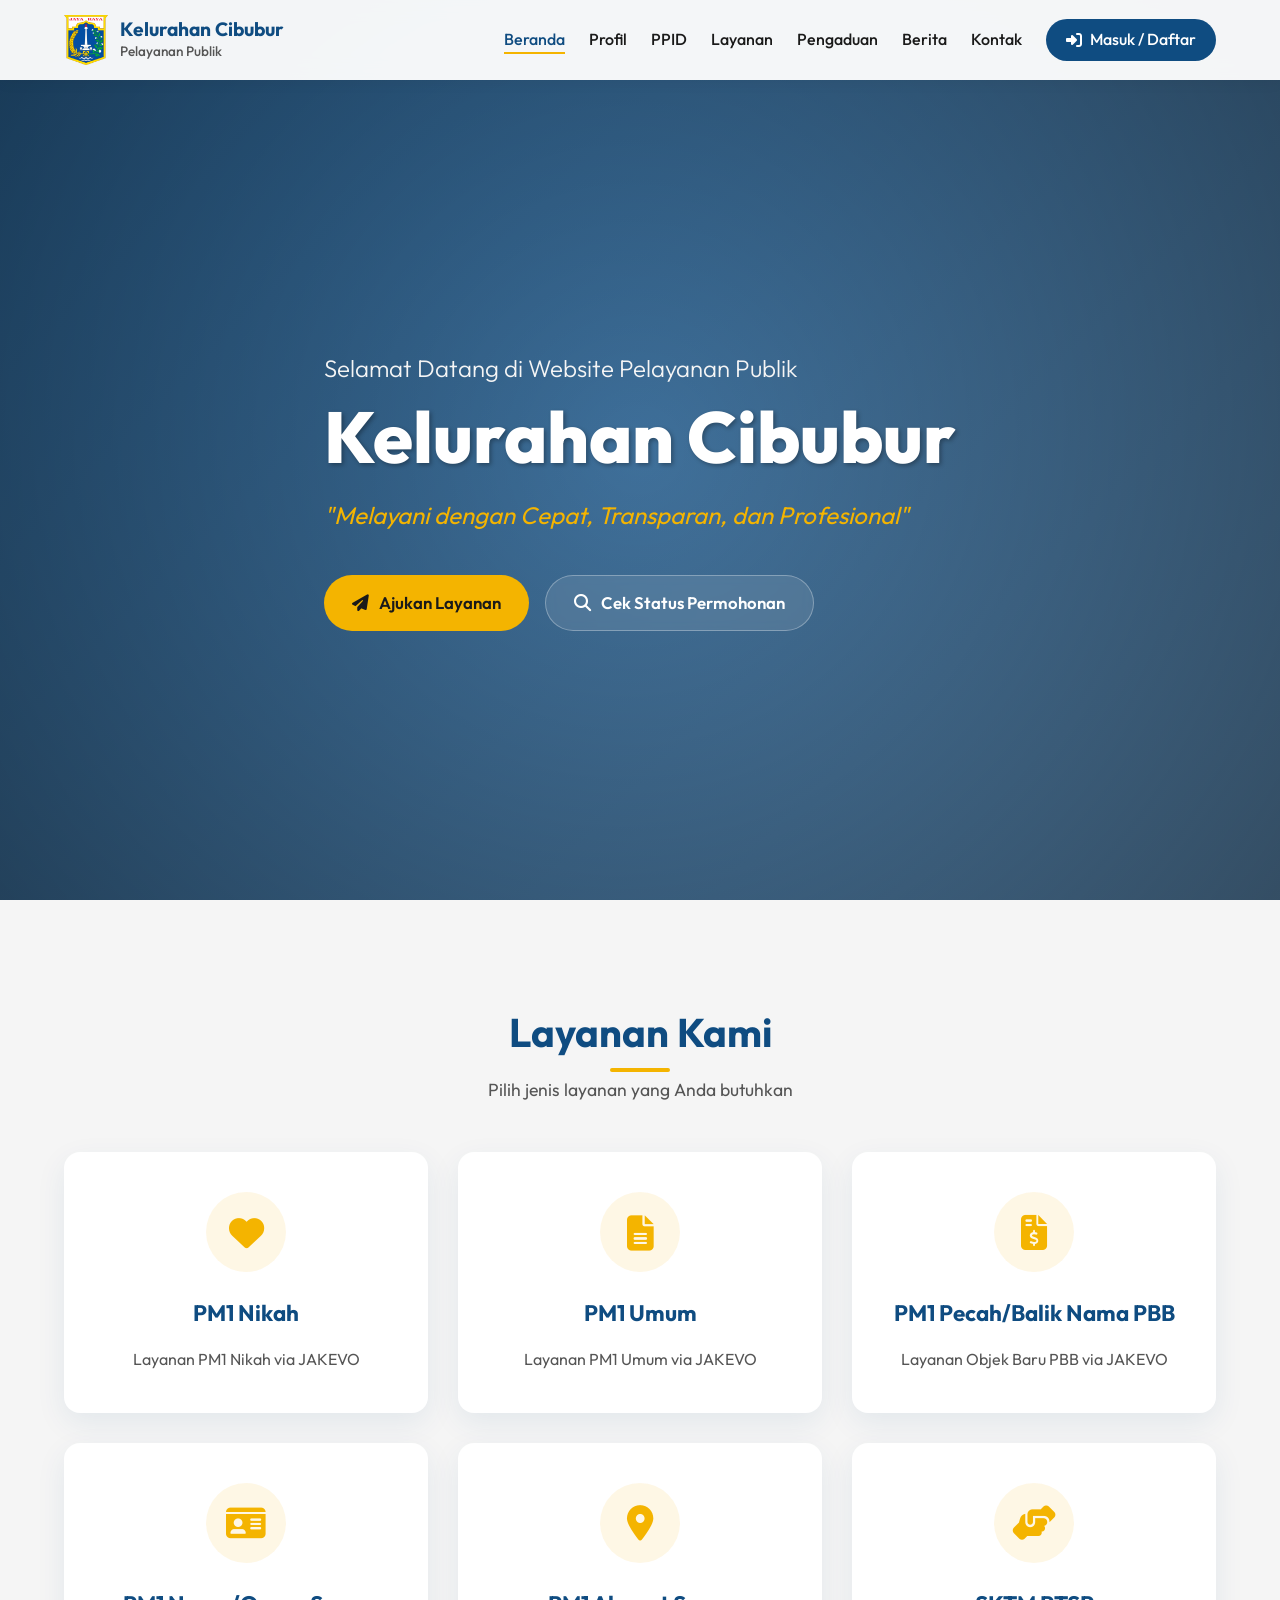
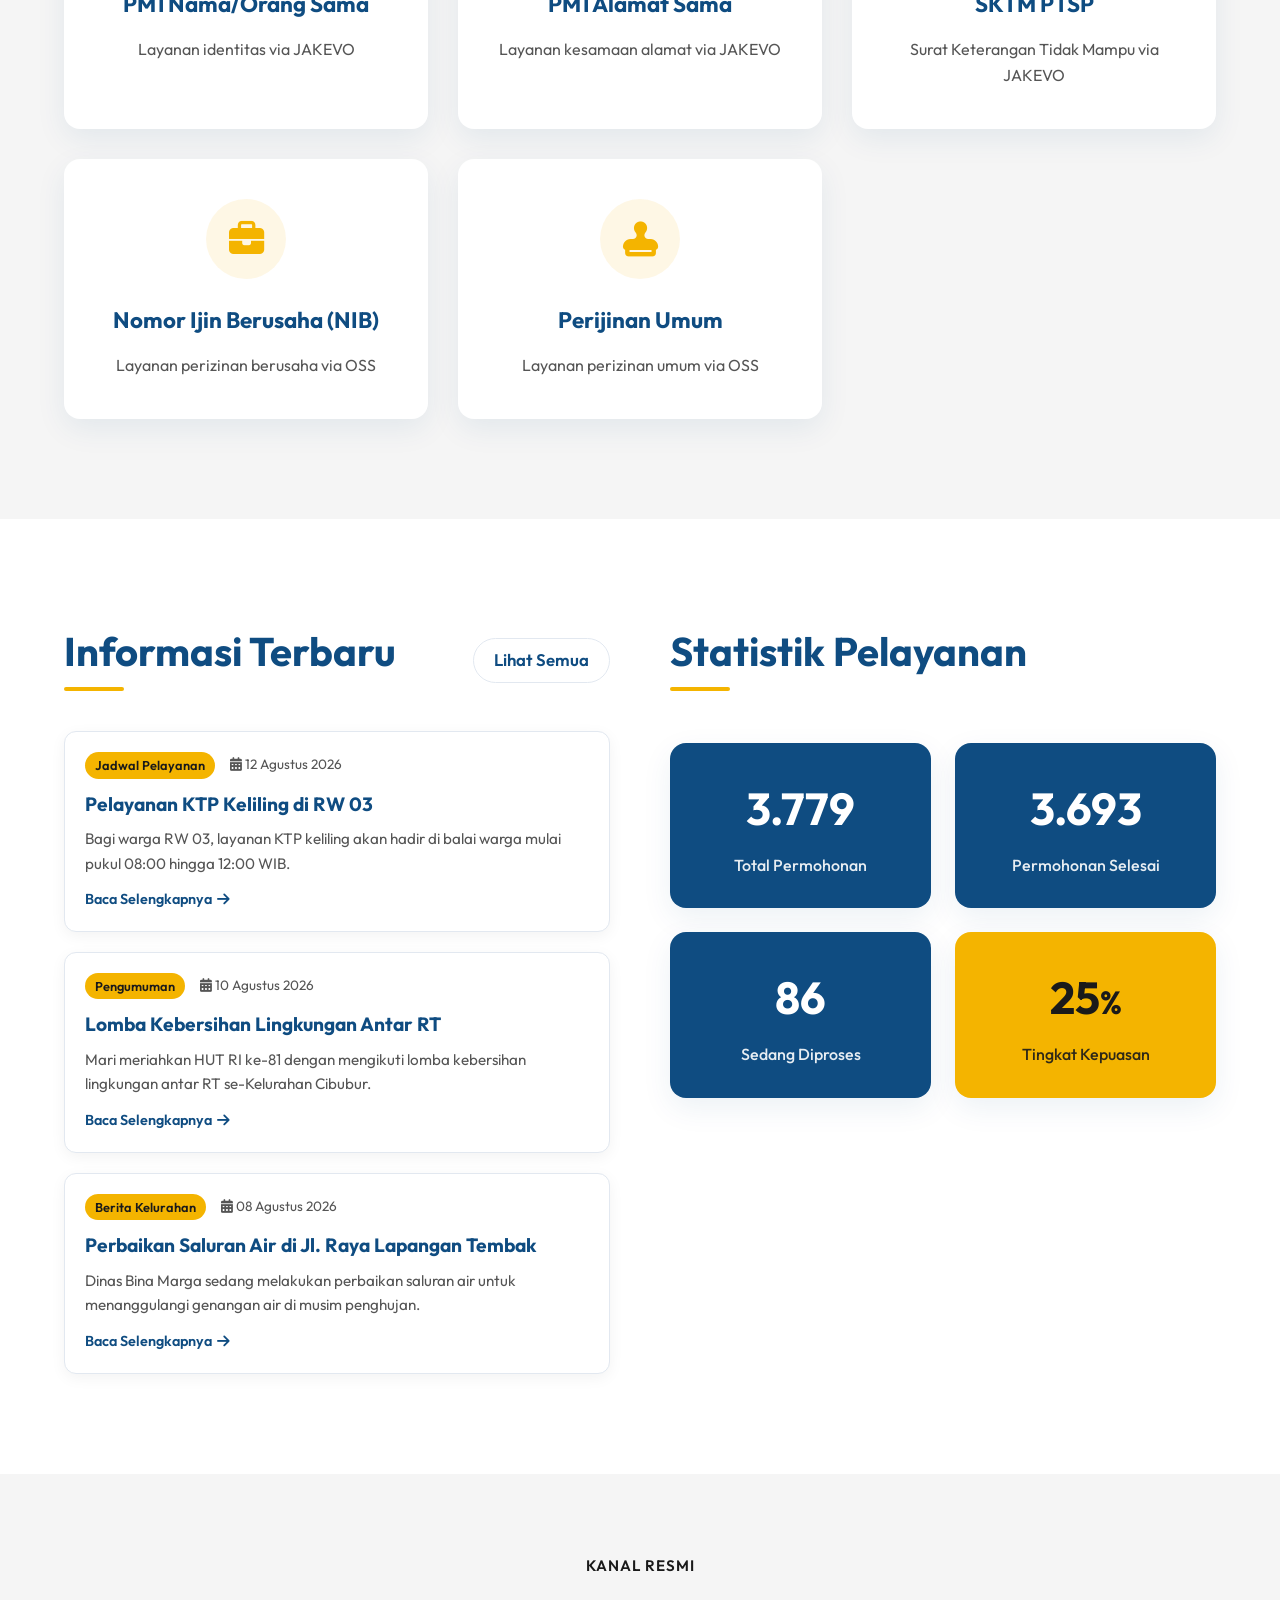
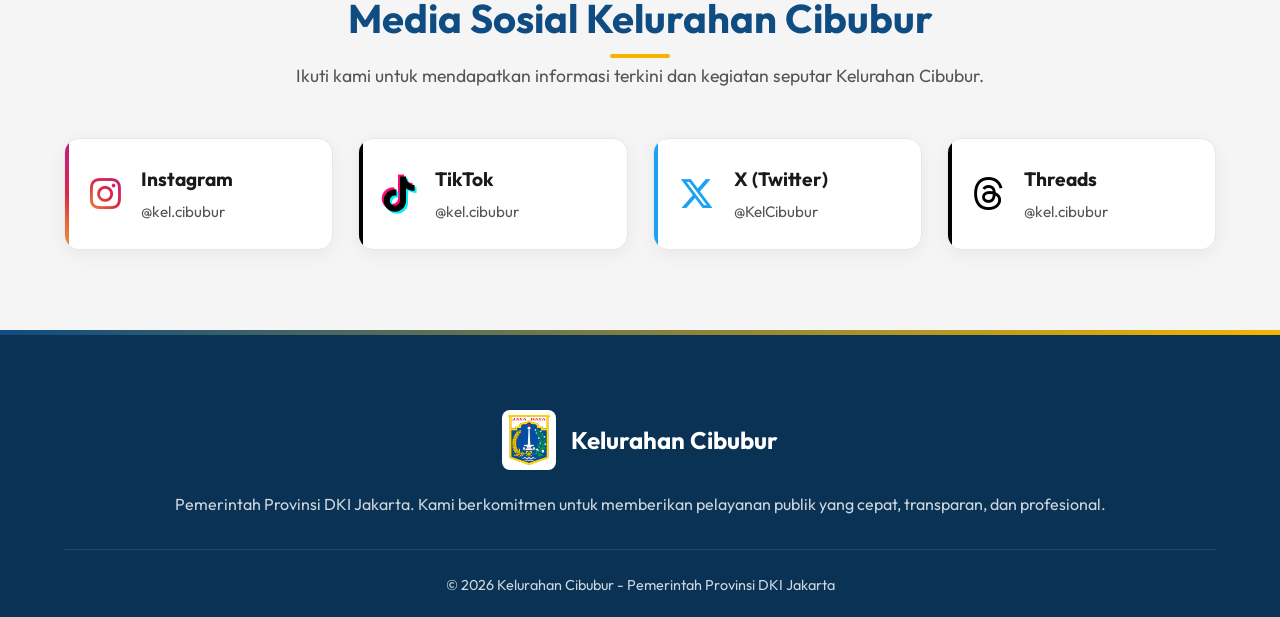
<file: index.html>
<!DOCTYPE html>
<html lang="id">

<head>
    <meta charset="UTF-8">
    <meta name="viewport" content="width=device-width, initial-scale=1.0">
    <title>Pelayanan Publik Kelurahan Cibubur</title>
    <meta name="description"
        content="Website Resmi Pelayanan Publik Kelurahan Cibubur - Melayani dengan Cepat, Transparan, dan Profesional">
    <link rel="preconnect" href="https://fonts.googleapis.com">
    <link rel="preconnect" href="https://fonts.gstatic.com" crossorigin>
    <link href="https://fonts.googleapis.com/css2?family=Outfit:wght@300;400;500;600;700;800&display=swap"
        rel="stylesheet">
    <link rel="stylesheet" href="https://cdnjs.cloudflare.com/ajax/libs/font-awesome/6.5.1/css/all.min.css">
    <link rel="stylesheet" href="style.css">
    <link rel="stylesheet" href="berita.css">
    <link rel="icon" type="image/webp" href="image/Pemprov DKI Jakarta.webp">
</head>

<body>

    <!-- Header Section -->
    <header class="header" id="header">
        <div class="container header-container">
            <div class="logo-container">
                <img src="image/Pemprov DKI Jakarta.webp" alt="Logo Pemprov DKI Jakarta" class="logo">
                <div class="logo-text">
                    <h1>Kelurahan Cibubur</h1>
                    <p>Pelayanan Publik</p>
                </div>
            </div>

            <button class="mobile-menu-btn" id="mobile-menu-btn">
                <i class="fas fa-bars"></i>
            </button>

            <nav class="nav-menu" id="nav-menu">
                <ul>
                    <li><a href="#beranda" class="active">Beranda</a></li>
                    <li><a href="profil.html">Profil</a></li>
                    <li><a href="ppid.html">PPID</a></li>
                    <li><a href="#layanan">Layanan</a></li>
                    <li><a href="pengaduan.html">Pengaduan</a></li>
                    <li><a href="#berita">Berita</a></li>
                    <li><a href="kontak.html">Kontak</a></li>
                    <li class="nav-login-item"><a href="login.html" class="btn-login-nav"><i class="fas fa-sign-in-alt"></i> Masuk / Daftar</a></li>
                </ul>
            </nav>
        </div>
    </header>

    <!-- Hero / Banner Utama Section -->
    <section class="hero" id="beranda">
        <div class="hero-overlay"></div>
        <div class="container hero-content">
            <h2 class="hero-subtitle">Selamat Datang di Website Pelayanan Publik</h2>
            <h1 class="hero-title">Kelurahan Cibubur</h1>
            <p class="hero-tagline">"Melayani dengan Cepat, Transparan, dan Profesional"</p>
            <div class="hero-buttons">
                <a href="#layanan" class="btn btn-primary"><i class="fas fa-paper-plane"></i> Ajukan Layanan</a>
                <a href="#cek-status" class="btn btn-secondary"><i class="fas fa-search"></i> Cek Status Permohonan</a>
            </div>
        </div>
    </section>

    <!-- Menu Layanan Section -->
    <section class="services" id="layanan">
        <div class="container">
            <div class="section-header">
                <h2>Layanan Kami</h2>
                <p>Pilih jenis layanan yang Anda butuhkan</p>
            </div>
            <div class="services-grid">
                <a href="https://jakevo.jakarta.go.id" target="_blank" rel="noopener noreferrer" class="service-card">
                    <div class="service-icon"><i class="fas fa-heart"></i></div>
                    <h3>PM1 Nikah</h3>
                    <p>Layanan PM1 Nikah via JAKEVO</p>
                </a>
                <a href="https://jakevo.jakarta.go.id" target="_blank" rel="noopener noreferrer" class="service-card">
                    <div class="service-icon"><i class="fas fa-file-alt"></i></div>
                    <h3>PM1 Umum</h3>
                    <p>Layanan PM1 Umum via JAKEVO</p>
                </a>
                <a href="https://jakevo.jakarta.go.id" target="_blank" rel="noopener noreferrer" class="service-card">
                    <div class="service-icon"><i class="fas fa-file-invoice-dollar"></i></div>
                    <h3>PM1 Pecah/Balik Nama PBB</h3>
                    <p>Layanan Objek Baru PBB via JAKEVO</p>
                </a>
                <a href="https://jakevo.jakarta.go.id" target="_blank" rel="noopener noreferrer" class="service-card">
                    <div class="service-icon"><i class="fas fa-id-card"></i></div>
                    <h3>PM1 Nama/Orang Sama</h3>
                    <p>Layanan identitas via JAKEVO</p>
                </a>
                <a href="https://jakevo.jakarta.go.id" target="_blank" rel="noopener noreferrer" class="service-card">
                    <div class="service-icon"><i class="fas fa-map-marker-alt"></i></div>
                    <h3>PM1 Alamat Sama</h3>
                    <p>Layanan kesamaan alamat via JAKEVO</p>
                </a>
                <a href="https://jakevo.jakarta.go.id" target="_blank" rel="noopener noreferrer" class="service-card">
                    <div class="service-icon"><i class="fas fa-hands-helping"></i></div>
                    <h3>SKTM PTSP</h3>
                    <p>Surat Keterangan Tidak Mampu via JAKEVO</p>
                </a>
                <a href="https://oss.go.id" target="_blank" rel="noopener noreferrer" class="service-card">
                    <div class="service-icon"><i class="fas fa-briefcase"></i></div>
                    <h3>Nomor Ijin Berusaha (NIB)</h3>
                    <p>Layanan perizinan berusaha via OSS</p>
                </a>
                <a href="https://oss.go.id" target="_blank" rel="noopener noreferrer" class="service-card">
                    <div class="service-icon"><i class="fas fa-stamp"></i></div>
                    <h3>Perijinan Umum</h3>
                    <p>Layanan perizinan umum via OSS</p>
                </a>
            </div>
        </div>
    </section>

    <!-- Informasi Terbaru & Statistik -->
    <section class="info-stats" id="berita">
        <div class="container">
            <div class="info-stats-grid">

                <!-- Informasi Terbaru -->
                <div class="info-section">
                    <div class="section-header align-left" style="display:flex; justify-content:space-between; align-items:flex-end;">
                        <div>
                            <h2 style="margin-bottom:0;">Informasi Terbaru</h2>
                        </div>
                        <a href="berita.html" class="btn btn-secondary" style="color:var(--primary-color); border-color:var(--border-color); padding:8px 20px;">Lihat Semua</a>
                    </div>
                    <!-- Dynamic News from localStorage -->
                    <div class="home-news-wrapper" id="home-news-container">
                        <!-- Loaded via JS -->
                    </div>
                </div>

                <!-- Statistik Pelayanan -->
                <div class="stats-section">
                    <div class="section-header align-left">
                        <h2>Statistik Pelayanan</h2>
                    </div>
                    <div class="stats-grid">
                        <div class="stat-card">
                            <div class="stat-number" data-target="15234">0</div>
                            <div class="stat-label">Total Permohonan</div>
                        </div>
                        <div class="stat-card">
                            <div class="stat-number" data-target="14890">0</div>
                            <div class="stat-label">Permohonan Selesai</div>
                        </div>
                        <div class="stat-card">
                            <div class="stat-number" data-target="344">0</div>
                            <div class="stat-label">Sedang Diproses</div>
                        </div>
                        <div class="stat-card highlight-stat">
                            <div class="stat-number" data-target="98">%</div>
                            <div class="stat-label">Tingkat Kepuasan</div>
                        </div>
                    </div>
                </div>

            </div>
        </div>
    </section>

    <!-- Media Sosial Section -->
    <section class="sosmed-section">
        <div class="container">
            <div class="section-header">
                <span class="subtitle">Kanal Resmi</span>
                <h2>Media Sosial Kelurahan Cibubur</h2>
                <p>Ikuti kami untuk mendapatkan informasi terkini dan kegiatan seputar Kelurahan Cibubur.</p>
            </div>
            
            <div class="sosmed-grid">
                <a href="https://www.instagram.com/kel.cibubur?utm_source=ig_web_button_share_sheet&igsh=ZDNlZDc0MzIxNw==" target="_blank" class="sosmed-card instagram">
                    <div class="sosmed-icon"><i class="fab fa-instagram"></i></div>
                    <div class="sosmed-info">
                        <h3>Instagram</h3>
                        <p>@kel.cibubur</p>
                    </div>
                    <div class="sosmed-arrow"><i class="fas fa-arrow-right"></i></div>
                </a>
                
                <a href="https://www.tiktok.com/@kel.cibubur?is_from_webapp=1&sender_device=pc" target="_blank" class="sosmed-card tiktok">
                    <div class="sosmed-icon"><i class="fab fa-tiktok"></i></div>
                    <div class="sosmed-info">
                        <h3>TikTok</h3>
                        <p>@kel.cibubur</p>
                    </div>
                    <div class="sosmed-arrow"><i class="fas fa-arrow-right"></i></div>
                </a>
                
                <a href="https://x.com/KelCibubur?s=20" target="_blank" class="sosmed-card x-twitter">
                    <div class="sosmed-icon"><i class="fab fa-x-twitter"></i></div>
                    <div class="sosmed-info">
                        <h3>X (Twitter)</h3>
                        <p>@KelCibubur</p>
                    </div>
                    <div class="sosmed-arrow"><i class="fas fa-arrow-right"></i></div>
                </a>
                
                <a href="https://www.threads.com/@kel.cibubur?hl=id" target="_blank" class="sosmed-card threads">
                    <div class="sosmed-icon"><i class="fab fa-threads"></i></div>
                    <div class="sosmed-info">
                        <h3>Threads</h3>
                        <p>@kel.cibubur</p>
                    </div>
                    <div class="sosmed-arrow"><i class="fas fa-arrow-right"></i></div>
                </a>
            </div>
        </div>
    </section>

    <!-- Footer & Kontak -->
    <footer class="footer" id="kontak">
        <div class="container">
            <div class="footer-grid">

                <div class="footer-about">
                    <div class="footer-logo">
                        <img src="image/Pemprov DKI Jakarta.webp" alt="Logo DKI Jakarta">
                        <h3>Kelurahan Cibubur</h3>
                    </div>
                    <p>Pemerintah Provinsi DKI Jakarta. Kami berkomitmen untuk memberikan pelayanan publik yang cepat,
                        transparan, dan profesional.</p>
                </div>

                </div>

            <div class="footer-bottom">
                <p>&copy; 2026 Kelurahan Cibubur - Pemerintah Provinsi DKI Jakarta</p>
            </div>
        </div>
    </footer>

    <script src="script.js"></script>
    <script src="berita.js"></script>
</body>

</html>
</file>
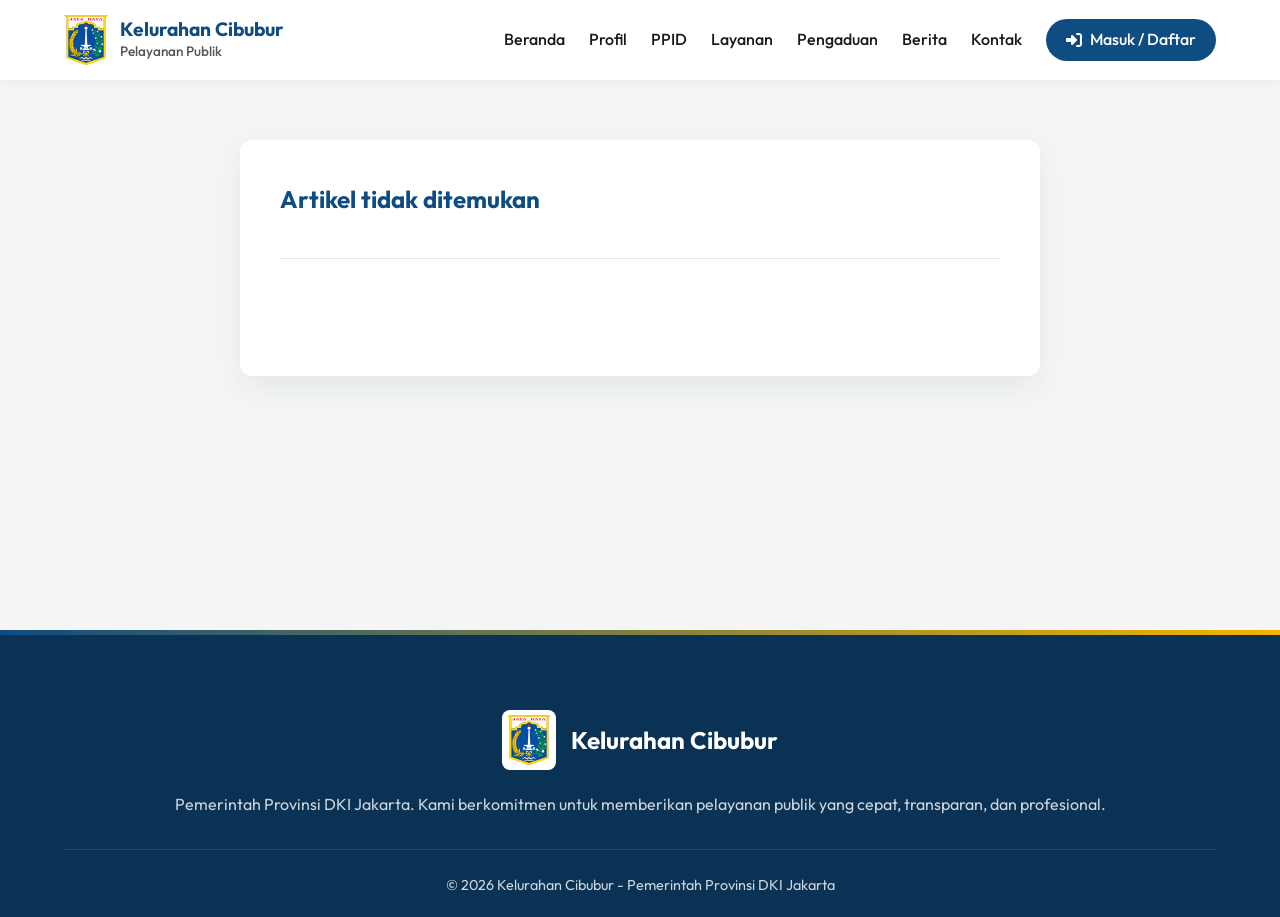
<file: detail-berita.html>
<!DOCTYPE html>
<html lang="id">
<head>
    <meta charset="UTF-8">
    <meta name="viewport" content="width=device-width, initial-scale=1.0">
    <title>Detail Berita - Kelurahan Cibubur</title>
    <meta name="description" content="Informasi terbaru, pengumuman, dan agenda kegiatan Kelurahan Cibubur">
    <link rel="preconnect" href="https://fonts.googleapis.com">
    <link rel="preconnect" href="https://fonts.gstatic.com" crossorigin>
    <link href="https://fonts.googleapis.com/css2?family=Outfit:wght@300;400;500;600;700;800&display=swap" rel="stylesheet">
    <link rel="stylesheet" href="https://cdnjs.cloudflare.com/ajax/libs/font-awesome/6.4.0/css/all.min.css">
    <link rel="stylesheet" href="style.css">
    <link rel="stylesheet" href="berita.css">
    <link rel="icon" type="image/webp" href="image/Pemprov DKI Jakarta.webp">
</head>
<body>

    <!-- Header Section -->
    <header class="header" id="header">
        <div class="container header-container">
            <div class="logo-container">
                <img src="image/Pemprov DKI Jakarta.webp" alt="Logo Pemprov DKI Jakarta" class="logo">
                <div class="logo-text">
                    <h1>Kelurahan Cibubur</h1>
                    <p>Pelayanan Publik</p>
                </div>
            </div>
            
            <button class="mobile-menu-btn" id="mobile-menu-btn">
                <i class="fas fa-bars"></i>
            </button>

            <nav class="nav-menu" id="nav-menu">
                <ul>
                    <li><a href="index.html">Beranda</a></li>
                    <li><a href="profil.html">Profil</a></li>
                    <li><a href="ppid.html">PPID</a></li>
                    <li><a href="index.html#layanan">Layanan</a></li>
                    <li><a href="pengaduan.html">Pengaduan</a></li>
                    <li><a href="berita.html" class="active">Berita</a></li>
                    <li><a href="kontak.html">Kontak</a></li>
                    <li class="nav-login-item"><a href="login.html" class="btn-login-nav"><i class="fas fa-sign-in-alt"></i> Masuk / Daftar</a></li>
                </ul>
            </nav>
        </div>
    </header>

    <!-- Main Content -->
    <section class="berita-section" style="padding-top: 140px;">
        <div class="container" style="max-width: 800px; background: var(--text-light); padding: 40px; border-radius: 12px; box-shadow: var(--box-shadow);">
            <div id="detail-container">
                <!-- Injected via JS -->
            </div>
            <div style="margin-top: 40px; padding-top: 20px; border-top: 1px solid var(--border-color);">
                <a href="berita.html" class="btn btn-secondary"><i class="fas fa-arrow-left"></i> Kembali ke Berita</a>
            </div>
        </div>
    </section>

    <!-- Footer & Kontak -->
    <footer class="footer" id="kontak">
        <div class="container">
            <div class="footer-grid">
                
                <div class="footer-about">
                    <div class="footer-logo">
                        <img src="image/Pemprov DKI Jakarta.webp" alt="Logo DKI Jakarta">
                        <h3>Kelurahan Cibubur</h3>
                    </div>
                    <p>Pemerintah Provinsi DKI Jakarta. Kami berkomitmen untuk memberikan pelayanan publik yang cepat, transparan, dan profesional.</p>
                </div>

                </div>
            
            <div class="footer-bottom">
                <p>&copy; 2026 Kelurahan Cibubur - Pemerintah Provinsi DKI Jakarta</p>
            </div>
        </div>
    </footer>

    <script src="script.js"></script>
    <script>
        document.addEventListener('DOMContentLoaded', () => {
            const container = document.getElementById('detail-container');
            const urlParams = new URLSearchParams(window.location.search);
            const id = parseInt(urlParams.get('id'));
            
            if (!id) {
                container.innerHTML = '<h2 style="color: var(--primary-color);">Artikel tidak ditemukan</h2>';
                return;
            }

            const news = JSON.parse(localStorage.getItem('cibubur_news')) || [];
            const article = news.find(n => n.id === id);

            if (article) {
                // Gunakan content jika ada, jika berita lama gunakan excerpt
                const contentText = article.content ? article.content : article.excerpt;
                
                // Pisahkan line breaks jadi paragraph
                const formattedContent = contentText.split('\n').map(p => {
                    if(p.trim() === '') return '';
                    return `<p style="margin-bottom: 15px; line-height: 1.8; color: var(--text-muted); font-size: 1.05rem;">${p}</p>`;
                }).join('');

                const imageHtml = article.image ? `<img src="${article.image}" alt="${article.title}" style="width: 100%; max-height: 400px; object-fit: cover; border-radius: 12px; margin-bottom: 25px;">` : '';

                container.innerHTML = `
                    <div class="news-meta" style="margin-bottom: 20px;">
                        <span class="blog-badge" style="background: var(--secondary-color); color: var(--text-dark); padding: 5px 12px; border-radius: 50px; font-size: 0.85rem; font-weight: 600; display: inline-block;">${article.segment}</span>
                        <span class="blog-date" style="color: var(--text-muted); margin-left: 15px;"><i class="fas fa-calendar-alt" style="color: var(--primary-color);"></i> ${article.date}</span>
                    </div>
                    <h1 style="color: var(--primary-color); font-size: 2.2rem; margin-bottom: 30px; line-height: 1.3;">${article.title}</h1>
                    ${imageHtml}
                    <div class="article-content" style="margin-top: 20px;">
                        ${formattedContent}
                    </div>
                `;
            } else {
                container.innerHTML = '<h2 style="color: var(--primary-color);">Artikel tidak ditemukan</h2>';
            }
        });
    </script>
</body>
</html>
</file>
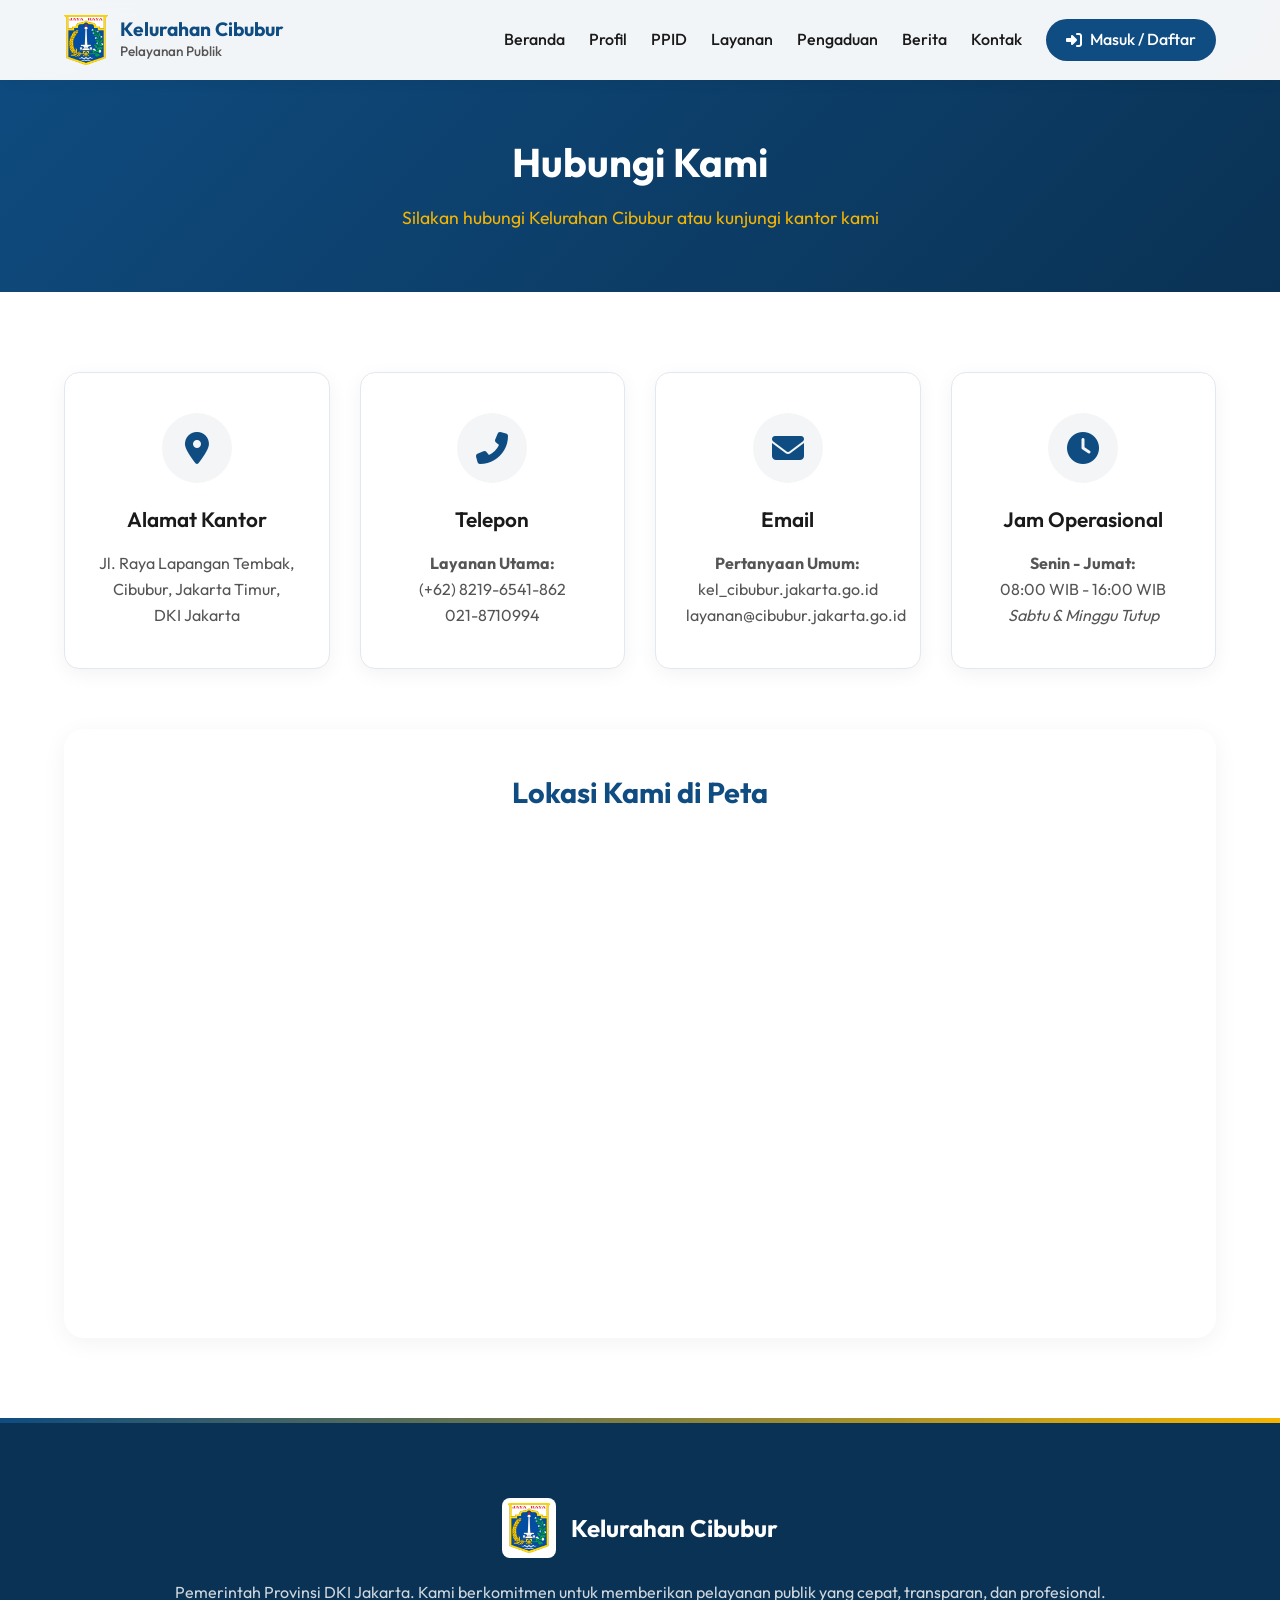
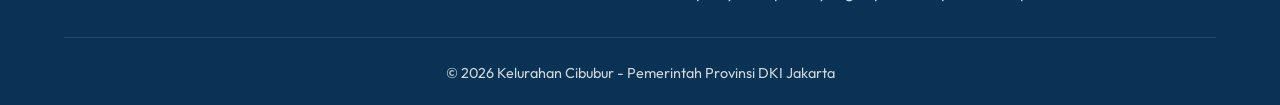
<file: kontak.html>
<!DOCTYPE html>
<html lang="id">
<head>
    <meta charset="UTF-8">
    <meta name="viewport" content="width=device-width, initial-scale=1.0">
    <title>Kontak Kami - Kelurahan Cibubur</title>
    <meta name="description" content="Informasi kontak dan lokasi Kelurahan Cibubur">
    <link rel="preconnect" href="https://fonts.googleapis.com">
    <link rel="preconnect" href="https://fonts.gstatic.com" crossorigin>
    <link href="https://fonts.googleapis.com/css2?family=Outfit:wght@300;400;500;600;700;800&display=swap" rel="stylesheet">
    <link rel="stylesheet" href="https://cdnjs.cloudflare.com/ajax/libs/font-awesome/6.4.0/css/all.min.css">
    <link rel="stylesheet" href="style.css">
    <link rel="icon" type="image/webp" href="image/Pemprov DKI Jakarta.webp">
    <style>
        .page-header {
            background: linear-gradient(135deg, var(--primary-color) 0%, #0A3254 100%);
            padding: 130px 0 60px;
            text-align: center;
            color: var(--text-light);
        }
        .page-header h2 {
            font-size: 2.5rem;
            margin-bottom: 10px;
        }
        .page-header p {
            color: var(--secondary-color);
            font-size: 1.1rem;
        }
        .kontak-section {
            padding: 80px 0;
            background-color: var(--light-bg);
        }
        .kontak-grid {
            display: grid;
            grid-template-columns: repeat(auto-fit, minmax(250px, 1fr));
            gap: 30px;
            margin-bottom: 60px;
        }
        .kontak-card {
            background: white;
            border-radius: 15px;
            padding: 40px 30px;
            text-align: center;
            box-shadow: 0 5px 20px rgba(0,0,0,0.05);
            transition: var(--transition);
            border: 1px solid var(--border-color);
        }
        .kontak-card:hover {
            transform: translateY(-10px);
            box-shadow: 0 15px 30px rgba(0,0,0,0.1);
            border-color: var(--secondary-color);
        }
        .kontak-icon {
            width: 70px;
            height: 70px;
            background-color: rgba(30, 61, 89, 0.05);
            color: var(--primary-color);
            border-radius: 50%;
            display: flex;
            align-items: center;
            justify-content: center;
            font-size: 2rem;
            margin: 0 auto 20px;
            transition: var(--transition);
        }
        .kontak-card:hover .kontak-icon {
            background-color: var(--primary-color);
            color: white;
        }
        .kontak-title {
            font-size: 1.3rem;
            font-weight: 600;
            color: var(--text-dark);
            margin-bottom: 15px;
        }
        .kontak-text {
            color: var(--text-muted);
            line-height: 1.6;
            font-size: 1rem;
        }
        .map-section {
            background: white;
            padding: 40px;
            border-radius: 20px;
            box-shadow: 0 5px 25px rgba(0,0,0,0.05);
        }
        .map-section h3 {
            font-size: 1.8rem;
            color: var(--primary-color);
            margin-bottom: 25px;
            text-align: center;
        }
        .map-container-large iframe {
            width: 100%;
            height: 450px;
            border: 0;
            border-radius: 12px;
        }
    </style>
</head>
<body>
    <!-- Header Section -->
    <header class="header" id="header">
        <div class="container header-container">
            <div class="logo-container">
                <img src="image/Pemprov DKI Jakarta.webp" alt="Logo Pemprov DKI Jakarta" class="logo">
                <div class="logo-text">
                    <h1>Kelurahan Cibubur</h1>
                    <p>Pelayanan Publik</p>
                </div>
            </div>

            <button class="mobile-menu-btn" id="mobile-menu-btn">
                <i class="fas fa-bars"></i>
            </button>

            <nav class="nav-menu" id="nav-menu">
                <ul>
                    <li><a href="index.html">Beranda</a></li>
                    <li><a href="profil.html">Profil</a></li>
                    <li><a href="ppid.html">PPID</a></li>
                    <li><a href="index.html#layanan">Layanan</a></li>
                    <li><a href="pengaduan.html">Pengaduan</a></li>
                    <li><a href="berita.html">Berita</a></li>
                    <li><a href="kontak.html" class="active">Kontak</a></li>
                    <li class="nav-login-item"><a href="login.html" class="btn-login-nav"><i class="fas fa-sign-in-alt"></i> Masuk / Daftar</a></li>
                </ul>
            </nav>
        </div>
    </header>

    <!-- Page Header -->
    <section class="page-header">
        <div class="container">
            <h2>Hubungi Kami</h2>
            <p>Silakan hubungi Kelurahan Cibubur atau kunjungi kantor kami</p>
        </div>
    </section>

    <!-- Kontak Section -->
    <section class="kontak-section">
        <div class="container">
            <div class="kontak-grid">
                
                <div class="kontak-card">
                    <div class="kontak-icon"><i class="fas fa-map-marker-alt"></i></div>
                    <div class="kontak-title">Alamat Kantor</div>
                    <div class="kontak-text">
                        Jl. Raya Lapangan Tembak,<br>Cibubur, Jakarta Timur,<br>DKI Jakarta
                    </div>
                </div>

                <div class="kontak-card">
                    <div class="kontak-icon"><i class="fas fa-phone-alt"></i></div>
                    <div class="kontak-title">Telepon</div>
                    <div class="kontak-text">
                        <strong>Layanan Utama:</strong><br>
                        (+62) 8219-6541-862<br>
                        021-8710994
                    </div>
                </div>

                <div class="kontak-card">
                    <div class="kontak-icon"><i class="fas fa-envelope"></i></div>
                    <div class="kontak-title">Email</div>
                    <div class="kontak-text">
                        <strong>Pertanyaan Umum:</strong><br>
                        kel_cibubur.jakarta.go.id<br>
                        layanan@cibubur.jakarta.go.id
                    </div>
                </div>

                <div class="kontak-card">
                    <div class="kontak-icon"><i class="fas fa-clock"></i></div>
                    <div class="kontak-title">Jam Operasional</div>
                    <div class="kontak-text">
                        <strong>Senin - Jumat:</strong><br>
                        08:00 WIB - 16:00 WIB<br>
                        <em>Sabtu & Minggu Tutup</em>
                    </div>
                </div>

            </div>

            <div class="map-section">
                <h3>Lokasi Kami di Peta</h3>
                <div class="map-container-large">
                    <iframe src="https://maps.google.com/maps?q=Kantor+Kelurahan+Cibubur,+Jakarta+Timur&t=&z=16&ie=UTF8&iwloc=&output=embed" allowfullscreen="" loading="lazy" referrerpolicy="no-referrer-when-downgrade"></iframe>
                </div>
            </div>

        </div>
    </section>

    <!-- Footer -->
    <footer class="footer">
        <div class="container">
            <div class="footer-grid">
                
                <div class="footer-about">
                    <div class="footer-logo">
                        <img src="image/Pemprov DKI Jakarta.webp" alt="Logo DKI Jakarta">
                        <h3>Kelurahan Cibubur</h3>
                    </div>
                    <p>Pemerintah Provinsi DKI Jakarta. Kami berkomitmen untuk memberikan pelayanan publik yang cepat, transparan, dan profesional.</p>
                </div>

            </div>
            
            <div class="footer-bottom">
                <p>&copy; 2026 Kelurahan Cibubur - Pemerintah Provinsi DKI Jakarta</p>
            </div>
        </div>
    </footer>

    <script src="script.js"></script>
</body>
</html>
</file>
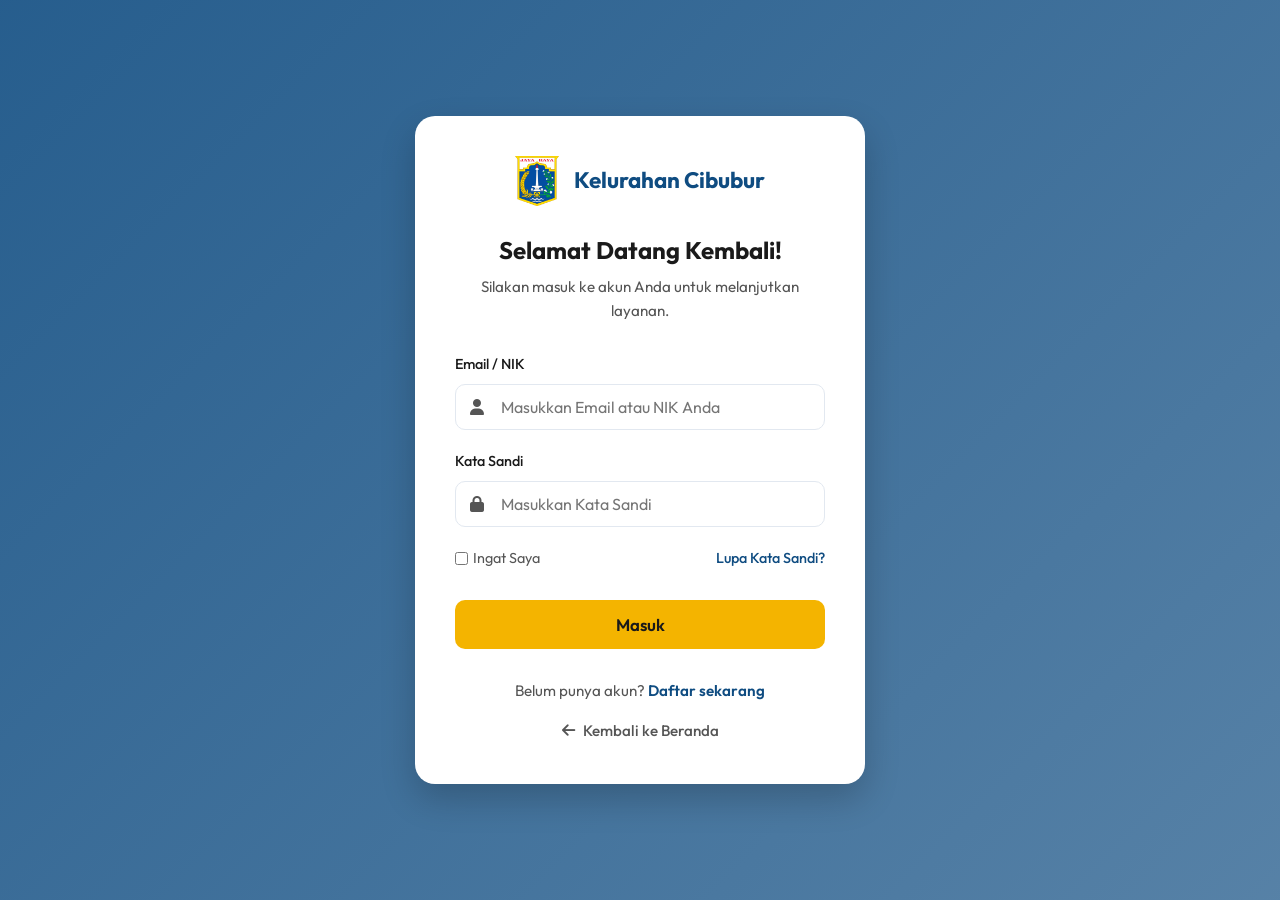
<file: login.html>
<!DOCTYPE html>
<html lang="id">
<head>
    <meta charset="UTF-8">
    <meta name="viewport" content="width=device-width, initial-scale=1.0">
    <title>Masuk - Pelayanan Publik Kelurahan Cibubur</title>
    <link rel="preconnect" href="https://fonts.googleapis.com">
    <link rel="preconnect" href="https://fonts.gstatic.com" crossorigin>
    <link href="https://fonts.googleapis.com/css2?family=Outfit:wght@300;400;500;600;700;800&display=swap" rel="stylesheet">
    <link rel="stylesheet" href="https://cdnjs.cloudflare.com/ajax/libs/font-awesome/6.4.0/css/all.min.css">
    <link rel="stylesheet" href="style.css">
    <link rel="stylesheet" href="auth.css">
    <link rel="icon" type="image/webp" href="image/Pemprov DKI Jakarta.webp">
</head>
<body>
    <div class="auth-container">
        <div class="auth-card">
            <div class="auth-logo">
                <img src="image/Pemprov DKI Jakarta.webp" alt="Logo DKI">
                <h2>Kelurahan Cibubur</h2>
            </div>
            <div class="auth-header">
                <h3>Selamat Datang Kembali!</h3>
                <p>Silakan masuk ke akun Anda untuk melanjutkan layanan.</p>
            </div>
            <form id="loginForm" class="auth-form">
                <div class="form-group">
                    <label for="email">Email / NIK</label>
                    <div class="input-icon">
                        <i class="fas fa-user"></i>
                        <input type="text" id="email" placeholder="Masukkan Email atau NIK Anda" required>
                    </div>
                </div>
                <div class="form-group">
                    <label for="password">Kata Sandi</label>
                    <div class="input-icon">
                        <i class="fas fa-lock"></i>
                        <input type="password" id="password" placeholder="Masukkan Kata Sandi" required>
                    </div>
                </div>
                <div class="form-options">
                    <label class="remember-me">
                        <input type="checkbox"> Ingat Saya
                    </label>
                    <a href="#" class="forgot-password">Lupa Kata Sandi?</a>
                </div>
                <button type="submit" class="btn btn-primary auth-btn">Masuk</button>
            </form>
            <div class="auth-footer">
                <p>Belum punya akun? <a href="register.html">Daftar sekarang</a></p>
                <a href="index.html" class="back-home"><i class="fas fa-arrow-left"></i> Kembali ke Beranda</a>
            </div>
        </div>
    </div>
    <script>
        document.getElementById('loginForm').addEventListener('submit', function(e) {
            e.preventDefault();
            const btn = document.querySelector('.auth-btn');
            btn.innerHTML = '<i class="fas fa-spinner fa-spin"></i> Memproses...';
            btn.disabled = true;
            
            setTimeout(() => {
                window.location.href = 'index.html?status=loggedin';
            }, 1500);
        });
    </script>
</body>
</html>
</file>
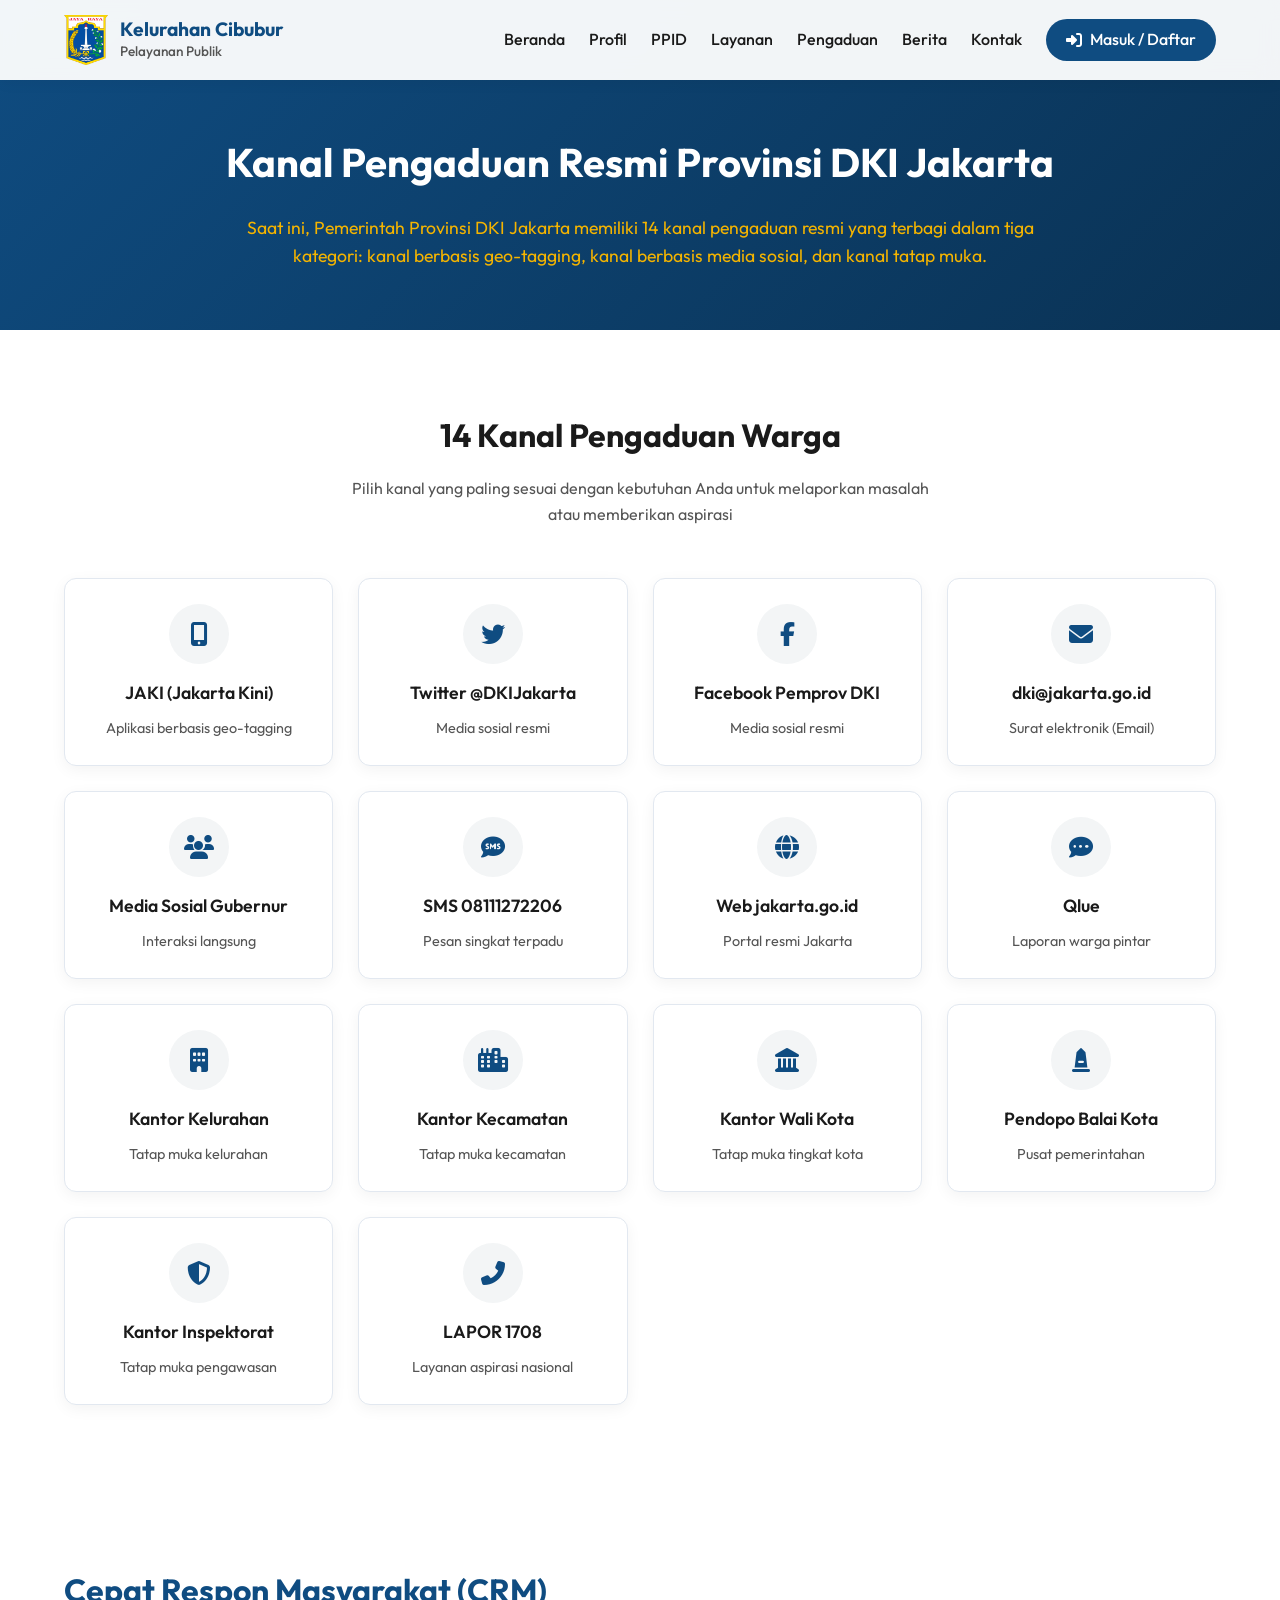
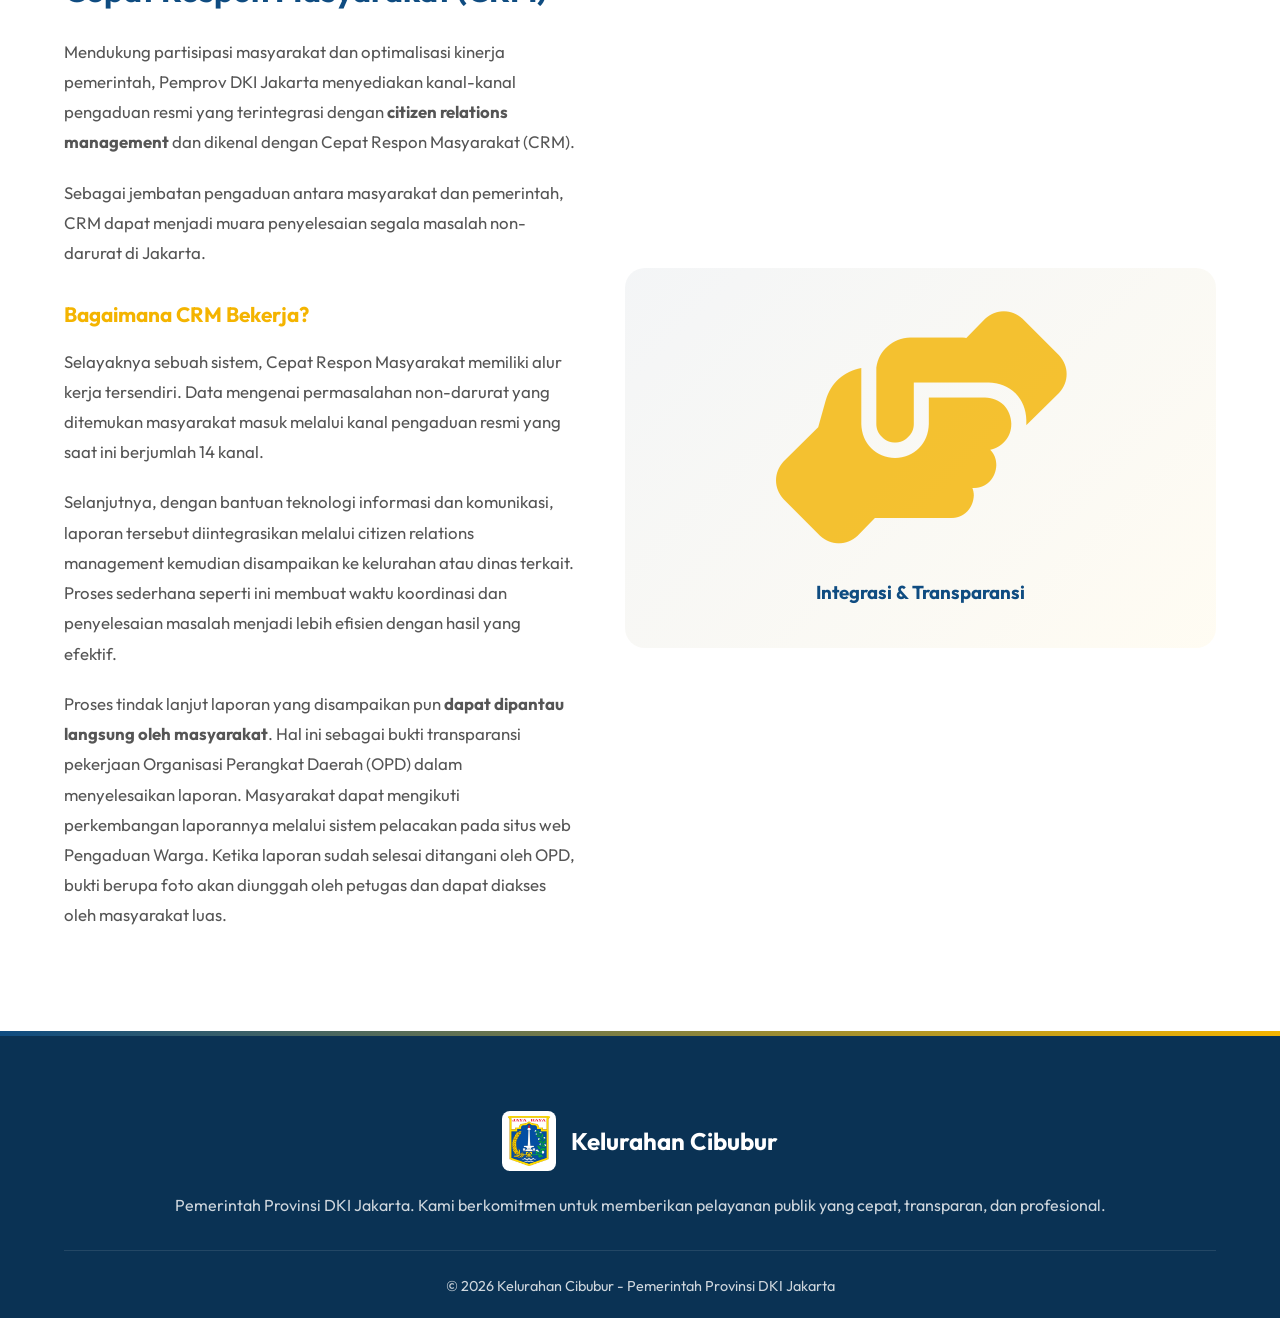
<file: pengaduan.html>
<!DOCTYPE html>
<html lang="id">
<head>
    <meta charset="UTF-8">
    <meta name="viewport" content="width=device-width, initial-scale=1.0">
    <title>Layanan Pengaduan - Kelurahan Cibubur</title>
    <meta name="description" content="Layanan Pengaduan Masyarakat Kelurahan Cibubur dan Provinsi DKI Jakarta">
    <link rel="preconnect" href="https://fonts.googleapis.com">
    <link rel="preconnect" href="https://fonts.gstatic.com" crossorigin>
    <link href="https://fonts.googleapis.com/css2?family=Outfit:wght@300;400;500;600;700;800&display=swap" rel="stylesheet">
    <link rel="stylesheet" href="https://cdnjs.cloudflare.com/ajax/libs/font-awesome/6.4.0/css/all.min.css">
    <link rel="stylesheet" href="style.css">
    <link rel="icon" type="image/webp" href="image/Pemprov DKI Jakarta.webp">
    <style>
        .pengaduan-hero {
            background: linear-gradient(135deg, var(--primary-color) 0%, #0A3254 100%);
            padding: 130px 0 60px;
            color: white;
            text-align: center;
        }
        .pengaduan-hero h1 {
            font-size: 2.5rem;
            margin-bottom: 20px;
        }
        .pengaduan-hero p {
            font-size: 1.1rem;
            max-width: 800px;
            margin: 0 auto;
            color: var(--secondary-color);
        }
        .pengaduan-channels {
            padding: 80px 0;
            background-color: var(--light-bg);
        }
        .section-title {
            text-align: center;
            margin-bottom: 50px;
        }
        .section-title h2 {
            font-size: 2rem;
            color: var(--text-dark);
            margin-bottom: 15px;
        }
        .section-title p {
            color: var(--text-muted);
            max-width: 600px;
            margin: 0 auto;
        }
        .channels-grid {
            display: grid;
            grid-template-columns: repeat(auto-fill, minmax(250px, 1fr));
            gap: 25px;
        }
        .channel-card {
            background: white;
            border-radius: 12px;
            padding: 25px;
            text-align: center;
            box-shadow: 0 4px 15px rgba(0,0,0,0.05);
            transition: var(--transition);
            border: 1px solid var(--border-color);
        }
        .channel-card:hover {
            transform: translateY(-5px);
            box-shadow: 0 10px 25px rgba(0,0,0,0.1);
            border-color: var(--secondary-color);
        }
        .channel-icon {
            width: 60px;
            height: 60px;
            background-color: rgba(30, 61, 89, 0.05);
            color: var(--primary-color);
            border-radius: 50%;
            display: flex;
            align-items: center;
            justify-content: center;
            font-size: 1.5rem;
            margin: 0 auto 15px;
            transition: var(--transition);
        }
        .channel-card:hover .channel-icon {
            background-color: var(--primary-color);
            color: white;
        }
        .channel-title {
            font-size: 1.1rem;
            font-weight: 600;
            color: var(--text-dark);
            margin-bottom: 10px;
        }
        .crm-section {
            padding: 80px 0;
            background-color: white;
        }
        .crm-container {
            display: flex;
            align-items: center;
            gap: 50px;
        }
        .crm-content {
            flex: 1;
        }
        .crm-content h2 {
            font-size: 2rem;
            color: var(--primary-color);
            margin-bottom: 20px;
        }
        .crm-content h3 {
            font-size: 1.3rem;
            color: var(--secondary-color);
            margin-top: 30px;
            margin-bottom: 15px;
        }
        .crm-content p {
            color: var(--text-muted);
            line-height: 1.8;
            margin-bottom: 20px;
            font-size: 1.05rem;
        }
        .crm-image {
            flex: 1;
            text-align: center;
            background: linear-gradient(135deg, rgba(30,61,89,0.05), rgba(255,193,7,0.05));
            border-radius: 20px;
            padding: 40px;
        }
        .crm-image i {
            font-size: 15rem;
            color: var(--secondary-color);
            opacity: 0.8;
        }
        @media (max-width: 992px) {
            .crm-container {
                flex-direction: column;
            }
            .crm-image {
                width: 100%;
            }
        }
    </style>
</head>
<body>
    <!-- Header Section -->
    <header class="header" id="header">
        <div class="container header-container">
            <div class="logo-container">
                <img src="image/Pemprov DKI Jakarta.webp" alt="Logo Pemprov DKI Jakarta" class="logo">
                <div class="logo-text">
                    <h1>Kelurahan Cibubur</h1>
                    <p>Pelayanan Publik</p>
                </div>
            </div>

            <button class="mobile-menu-btn" id="mobile-menu-btn">
                <i class="fas fa-bars"></i>
            </button>

            <nav class="nav-menu" id="nav-menu">
                <ul>
                    <li><a href="index.html">Beranda</a></li>
                    <li><a href="profil.html">Profil</a></li>
                    <li><a href="ppid.html">PPID</a></li>
                    <li><a href="index.html#layanan">Layanan</a></li>
                    <li><a href="pengaduan.html" class="active">Pengaduan</a></li>
                    <li><a href="berita.html">Berita</a></li>
                    <li><a href="kontak.html">Kontak</a></li>
                    <li class="nav-login-item"><a href="login.html" class="btn-login-nav"><i class="fas fa-sign-in-alt"></i> Masuk / Daftar</a></li>
                </ul>
            </nav>
        </div>
    </header>

    <!-- Hero Section -->
    <section class="pengaduan-hero">
        <div class="container">
            <h1>Kanal Pengaduan Resmi Provinsi DKI Jakarta</h1>
            <p>Saat ini, Pemerintah Provinsi DKI Jakarta memiliki 14 kanal pengaduan resmi yang terbagi dalam tiga kategori: kanal berbasis geo-tagging, kanal berbasis media sosial, dan kanal tatap muka.</p>
        </div>
    </section>

    <!-- Channels Section -->
    <section class="pengaduan-channels">
        <div class="container">
            <div class="section-title">
                <h2>14 Kanal Pengaduan Warga</h2>
                <p>Pilih kanal yang paling sesuai dengan kebutuhan Anda untuk melaporkan masalah atau memberikan aspirasi</p>
            </div>
            
            <div class="channels-grid">
                <a href="https://jaki.jakarta.go.id/id/" target="_blank" rel="noopener noreferrer" class="channel-card" style="text-decoration: none;">
                    <div class="channel-icon"><i class="fas fa-mobile-alt"></i></div>
                    <div class="channel-title">JAKI (Jakarta Kini)</div>
                    <p style="font-size: 0.9rem; color: var(--text-muted);">Aplikasi berbasis geo-tagging</p>
                </a>
                <a href="https://x.com/DKIJakarta" target="_blank" rel="noopener noreferrer" class="channel-card" style="text-decoration: none;">
                    <div class="channel-icon"><i class="fab fa-twitter"></i></div>
                    <div class="channel-title">Twitter @DKIJakarta</div>
                    <p style="font-size: 0.9rem; color: var(--text-muted);">Media sosial resmi</p>
                </a>
                <a href="https://www.facebook.com/DKIJakarta/" target="_blank" rel="noopener noreferrer" class="channel-card" style="text-decoration: none;">
                    <div class="channel-icon"><i class="fab fa-facebook-f"></i></div>
                    <div class="channel-title">Facebook Pemprov DKI</div>
                    <p style="font-size: 0.9rem; color: var(--text-muted);">Media sosial resmi</p>
                </a>
                <div class="channel-card">
                    <div class="channel-icon"><i class="fas fa-envelope"></i></div>
                    <div class="channel-title">dki@jakarta.go.id</div>
                    <p style="font-size: 0.9rem; color: var(--text-muted);">Surat elektronik (Email)</p>
                </div>
                <div class="channel-card">
                    <div class="channel-icon"><i class="fas fa-users"></i></div>
                    <div class="channel-title">Media Sosial Gubernur</div>
                    <p style="font-size: 0.9rem; color: var(--text-muted);">Interaksi langsung</p>
                </div>
                <div class="channel-card">
                    <div class="channel-icon"><i class="fas fa-sms"></i></div>
                    <div class="channel-title">SMS 08111272206</div>
                    <p style="font-size: 0.9rem; color: var(--text-muted);">Pesan singkat terpadu</p>
                </div>
                <a href="https://jakarta.go.id/" target="_blank" rel="noopener noreferrer" class="channel-card" style="text-decoration: none;">
                    <div class="channel-icon"><i class="fas fa-globe"></i></div>
                    <div class="channel-title">Web jakarta.go.id</div>
                    <p style="font-size: 0.9rem; color: var(--text-muted);">Portal resmi Jakarta</p>
                </a>
                <a href="https://www.qlue.co.id/" target="_blank" rel="noopener noreferrer" class="channel-card" style="text-decoration: none;">
                    <div class="channel-icon"><i class="fas fa-comment-dots"></i></div>
                    <div class="channel-title">Qlue</div>
                    <p style="font-size: 0.9rem; color: var(--text-muted);">Laporan warga pintar</p>
                </a>
                <a href="https://timur.jakarta.go.id/kelurahan/cibubur" target="_blank" rel="noopener noreferrer" class="channel-card" style="text-decoration: none;">
                    <div class="channel-icon"><i class="fas fa-building"></i></div>
                    <div class="channel-title">Kantor Kelurahan</div>
                    <p style="font-size: 0.9rem; color: var(--text-muted);">Tatap muka kelurahan</p>
                </a>
                <a href="https://timur.jakarta.go.id/kecamatan/Ciracas" target="_blank" rel="noopener noreferrer" class="channel-card" style="text-decoration: none;">
                    <div class="channel-icon"><i class="fas fa-city"></i></div>
                    <div class="channel-title">Kantor Kecamatan</div>
                    <p style="font-size: 0.9rem; color: var(--text-muted);">Tatap muka kecamatan</p>
                </a>
                <div class="channel-card">
                    <div class="channel-icon"><i class="fas fa-landmark"></i></div>
                    <div class="channel-title">Kantor Wali Kota</div>
                    <p style="font-size: 0.9rem; color: var(--text-muted);">Tatap muka tingkat kota</p>
                </div>
                <div class="channel-card">
                    <div class="channel-icon"><i class="fas fa-monument"></i></div>
                    <div class="channel-title">Pendopo Balai Kota</div>
                    <p style="font-size: 0.9rem; color: var(--text-muted);">Pusat pemerintahan</p>
                </div>
                <div class="channel-card">
                    <div class="channel-icon"><i class="fas fa-shield-alt"></i></div>
                    <div class="channel-title">Kantor Inspektorat</div>
                    <p style="font-size: 0.9rem; color: var(--text-muted);">Tatap muka pengawasan</p>
                </div>
                <div class="channel-card">
                    <div class="channel-icon"><i class="fas fa-phone-alt"></i></div>
                    <div class="channel-title">LAPOR 1708</div>
                    <p style="font-size: 0.9rem; color: var(--text-muted);">Layanan aspirasi nasional</p>
                </div>
            </div>
        </div>
    </section>

    <!-- CRM Section -->
    <section class="crm-section">
        <div class="container">
            <div class="crm-container">
                <div class="crm-content">
                    <h2>Cepat Respon Masyarakat (CRM)</h2>
                    <p>Mendukung partisipasi masyarakat dan optimalisasi kinerja pemerintah, Pemprov DKI Jakarta menyediakan kanal-kanal pengaduan resmi yang terintegrasi dengan <strong>citizen relations management</strong> dan dikenal dengan Cepat Respon Masyarakat (CRM).</p>
                    <p>Sebagai jembatan pengaduan antara masyarakat dan pemerintah, CRM dapat menjadi muara penyelesaian segala masalah non-darurat di Jakarta.</p>
                    
                    <h3>Bagaimana CRM Bekerja?</h3>
                    <p>Selayaknya sebuah sistem, Cepat Respon Masyarakat memiliki alur kerja tersendiri. Data mengenai permasalahan non-darurat yang ditemukan masyarakat masuk melalui kanal pengaduan resmi yang saat ini berjumlah 14 kanal.</p>
                    <p>Selanjutnya, dengan bantuan teknologi informasi dan komunikasi, laporan tersebut diintegrasikan melalui citizen relations management kemudian disampaikan ke kelurahan atau dinas terkait. Proses sederhana seperti ini membuat waktu koordinasi dan penyelesaian masalah menjadi lebih efisien dengan hasil yang efektif.</p>
                    <p>Proses tindak lanjut laporan yang disampaikan pun <strong>dapat dipantau langsung oleh masyarakat</strong>. Hal ini sebagai bukti transparansi pekerjaan Organisasi Perangkat Daerah (OPD) dalam menyelesaikan laporan. Masyarakat dapat mengikuti perkembangan laporannya melalui sistem pelacakan pada situs web Pengaduan Warga. Ketika laporan sudah selesai ditangani oleh OPD, bukti berupa foto akan diunggah oleh petugas dan dapat diakses oleh masyarakat luas.</p>
                </div>
                <div class="crm-image">
                    <i class="fas fa-hands-helping"></i>
                    <h3 style="margin-top: 30px; color: var(--primary-color);">Integrasi & Transparansi</h3>
                </div>
            </div>
        </div>
    </section>

    <!-- Footer -->
    <footer class="footer" id="kontak">
        <div class="container">
            <div class="footer-grid">
                
                <div class="footer-about">
                    <div class="footer-logo">
                        <img src="image/Pemprov DKI Jakarta.webp" alt="Logo DKI Jakarta">
                        <h3>Kelurahan Cibubur</h3>
                    </div>
                    <p>Pemerintah Provinsi DKI Jakarta. Kami berkomitmen untuk memberikan pelayanan publik yang cepat, transparan, dan profesional.</p>
                </div>

                </div>
            
            <div class="footer-bottom">
                <p>&copy; 2026 Kelurahan Cibubur - Pemerintah Provinsi DKI Jakarta</p>
            </div>
        </div>
    </footer>

    <script src="script.js"></script>
</body>
</html>
</file>
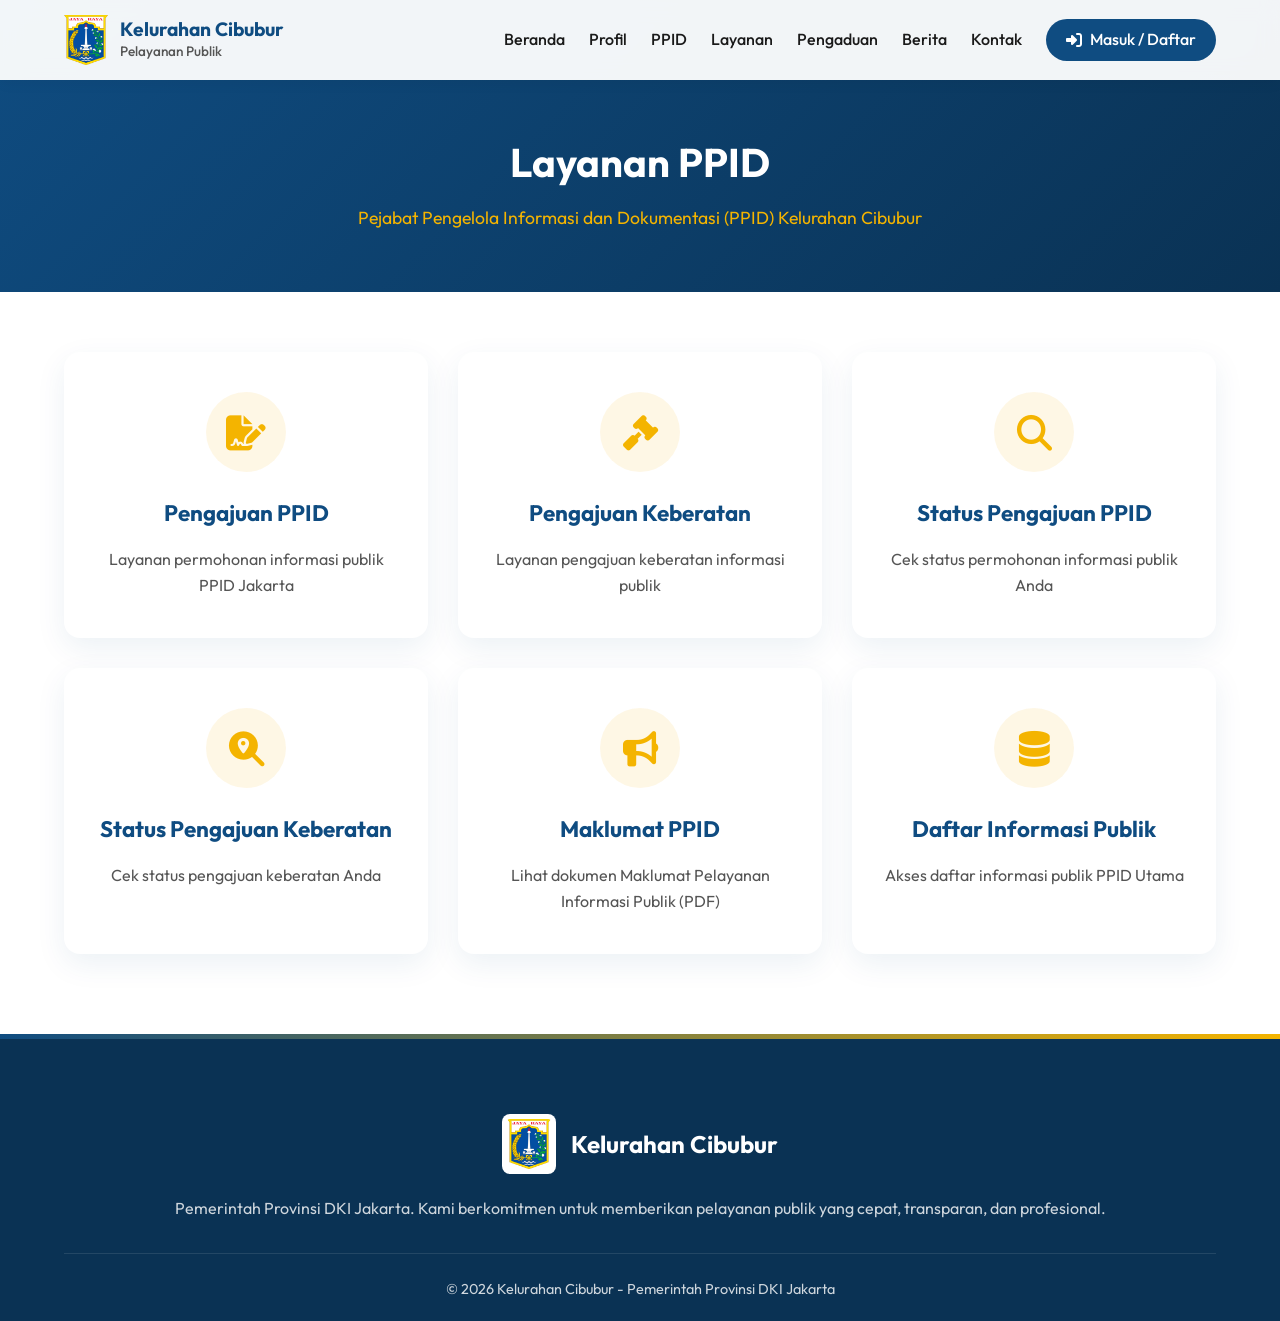
<file: ppid.html>
<!DOCTYPE html>
<html lang="id">

<head>
    <meta charset="UTF-8">
    <meta name="viewport" content="width=device-width, initial-scale=1.0">
    <title>PPID - Kelurahan Cibubur</title>
    <meta name="description" content="Pejabat Pengelola Informasi dan Dokumentasi Kelurahan Cibubur">
    <link rel="preconnect" href="https://fonts.googleapis.com">
    <link rel="preconnect" href="https://fonts.gstatic.com" crossorigin>
    <link href="https://fonts.googleapis.com/css2?family=Outfit:wght@300;400;500;600;700;800&display=swap"
        rel="stylesheet">
    <link rel="stylesheet" href="https://cdnjs.cloudflare.com/ajax/libs/font-awesome/6.4.0/css/all.min.css">
    <link rel="stylesheet" href="style.css">
    <link rel="stylesheet" href="profil.css">
    <link rel="icon" type="image/webp" href="image/Pemprov DKI Jakarta.webp">
</head>

<body>
    <!-- Header Section -->
    <header class="header" id="header">
        <div class="container header-container">
            <div class="logo-container">
                <img src="image/Pemprov DKI Jakarta.webp" alt="Logo Pemprov DKI Jakarta" class="logo">
                <div class="logo-text">
                    <h1>Kelurahan Cibubur</h1>
                    <p>Pelayanan Publik</p>
                </div>
            </div>

            <button class="mobile-menu-btn" id="mobile-menu-btn">
                <i class="fas fa-bars"></i>
            </button>

            <nav class="nav-menu" id="nav-menu">
                <ul>
                    <li><a href="index.html">Beranda</a></li>
                    <li><a href="profil.html">Profil</a></li>
                    <li><a href="ppid.html" class="active">PPID</a></li>
                    <li><a href="index.html#layanan">Layanan</a></li>
                    <li><a href="pengaduan.html">Pengaduan</a></li>
                    <li><a href="berita.html">Berita</a></li>
                    <li><a href="kontak.html">Kontak</a></li>
                    <li class="nav-login-item"><a href="login.html" class="btn-login-nav"><i
                                class="fas fa-sign-in-alt"></i> Masuk / Daftar</a></li>
                </ul>
            </nav>
        </div>
    </header>

    <!-- Page Header -->
    <section class="page-header">
        <div class="container">
            <h2>Layanan PPID</h2>
            <p>Pejabat Pengelola Informasi dan Dokumentasi (PPID) Kelurahan Cibubur</p>
        </div>
    </section>

    <!-- PPID Services Section -->
    <section class="services" style="padding-top: 60px; padding-bottom: 80px; background-color: var(--light-bg);">
        <div class="container">
            <div class="services-grid">
                <a href="https://ppid.jakarta.go.id/permohonan-informasi" target="_blank" rel="noopener noreferrer"
                    class="service-card">
                    <div class="service-icon"><i class="fas fa-file-signature"></i></div>
                    <h3>Pengajuan PPID</h3>
                    <p>Layanan permohonan informasi publik PPID Jakarta</p>
                </a>
                <a href="https://ppid.jakarta.go.id/pengajuan-keberatan" target="_blank" rel="noopener noreferrer"
                    class="service-card">
                    <div class="service-icon"><i class="fas fa-gavel"></i></div>
                    <h3>Pengajuan Keberatan</h3>
                    <p>Layanan pengajuan keberatan informasi publik</p>
                </a>
                <a href="https://ppid.jakarta.go.id/cek-status-permohonan-informasi" target="_blank"
                    rel="noopener noreferrer" class="service-card">
                    <div class="service-icon"><i class="fas fa-search"></i></div>
                    <h3>Status Pengajuan PPID</h3>
                    <p>Cek status permohonan informasi publik Anda</p>
                </a>
                <a href="https://ppid.jakarta.go.id/cek-status-keberatan" target="_blank" rel="noopener noreferrer"
                    class="service-card">
                    <div class="service-icon"><i class="fas fa-search-location"></i></div>
                    <h3>Status Pengajuan Keberatan</h3>
                    <p>Cek status pengajuan keberatan Anda</p>
                </a>
                <a href="#"
                    onclick="alert('Maklumat PPID (PDF) akan ditampilkan di sini apabila file-nya sudah tersedia.'); return false;"
                    class="service-card">
                    <div class="service-icon"><i class="fas fa-bullhorn"></i></div>
                    <h3>Maklumat PPID</h3>
                    <p>Lihat dokumen Maklumat Pelayanan Informasi Publik (PDF)</p>
                </a>
                <a href="https://timur.jakarta.go.id/kelurahan/cibubur/ppid/daftar-informasi-publik" target="_blank"
                    rel="noopener noreferrer" class="service-card">
                    <div class="service-icon"><i class="fas fa-database"></i></div>
                    <h3>Daftar Informasi Publik</h3>
                    <p>Akses daftar informasi publik PPID Utama</p>
                </a>
            </div>
        </div>
    </section>

    <!-- Footer -->
    <footer class="footer" id="kontak">
        <div class="container">
            <div class="footer-grid">

                <div class="footer-about">
                    <div class="footer-logo">
                        <img src="image/Pemprov DKI Jakarta.webp" alt="Logo DKI Jakarta">
                        <h3>Kelurahan Cibubur</h3>
                    </div>
                    <p>Pemerintah Provinsi DKI Jakarta. Kami berkomitmen untuk memberikan pelayanan publik yang cepat,
                        transparan, dan profesional.</p>
                </div>

            </div>

            <div class="footer-bottom">
                <p>&copy; 2026 Kelurahan Cibubur - Pemerintah Provinsi DKI Jakarta</p>
            </div>
        </div>
    </footer>

    <script src="script.js"></script>
</body>

</html>
</file>
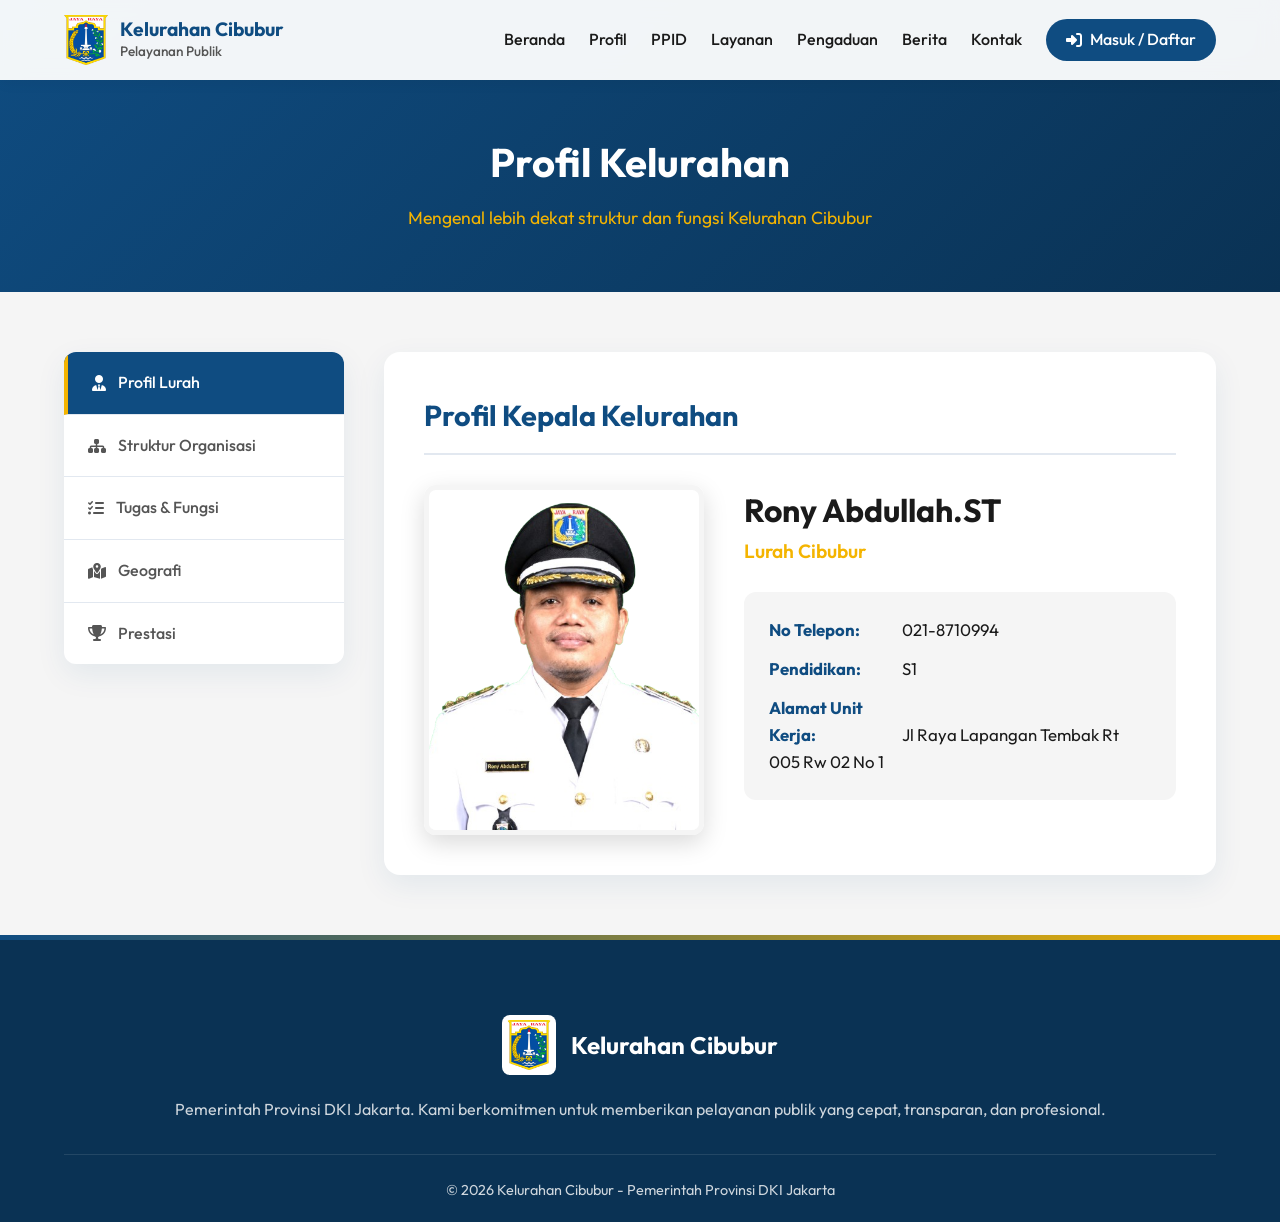
<file: profil.html>
<!DOCTYPE html>
<html lang="id">

<head>
    <meta charset="UTF-8">
    <meta name="viewport" content="width=device-width, initial-scale=1.0">
    <title>Profil - Kelurahan Cibubur</title>
    <meta name="description" content="Profil Kelurahan Cibubur - Melayani dengan Cepat, Transparan, dan Profesional">
    <link rel="preconnect" href="https://fonts.googleapis.com">
    <link rel="preconnect" href="https://fonts.gstatic.com" crossorigin>
    <link href="https://fonts.googleapis.com/css2?family=Outfit:wght@300;400;500;600;700;800&display=swap"
        rel="stylesheet">
    <link rel="stylesheet" href="https://cdnjs.cloudflare.com/ajax/libs/font-awesome/6.4.0/css/all.min.css">
    <link rel="stylesheet" href="style.css">
    <link rel="stylesheet" href="profil.css">
    <link rel="icon" type="image/webp" href="image/Pemprov DKI Jakarta.webp">
</head>

<body>

    <!-- Header Section -->
    <header class="header" id="header">
        <div class="container header-container">
            <div class="logo-container">
                <img src="image/Pemprov DKI Jakarta.webp" alt="Logo Pemprov DKI Jakarta" class="logo">
                <div class="logo-text">
                    <h1>Kelurahan Cibubur</h1>
                    <p>Pelayanan Publik</p>
                </div>
            </div>

            <button class="mobile-menu-btn" id="mobile-menu-btn">
                <i class="fas fa-bars"></i>
            </button>

            <nav class="nav-menu" id="nav-menu">
                <ul>
                    <li><a href="index.html">Beranda</a></li>
                    <li><a href="profil.html" class="active">Profil</a></li>
                    <li><a href="ppid.html">PPID</a></li>
                    <li><a href="index.html#layanan">Layanan</a></li>
                    <li><a href="pengaduan.html">Pengaduan</a></li>
                    <li><a href="index.html#berita">Berita</a></li>
                    <li><a href="kontak.html">Kontak</a></li>
                    <li class="nav-login-item"><a href="login.html" class="btn-login-nav"><i
                                class="fas fa-sign-in-alt"></i> Masuk / Daftar</a></li>
                </ul>
            </nav>
        </div>
    </header>

    <!-- Page Header -->
    <section class="page-header">
        <div class="container">
            <h2>Profil Kelurahan</h2>
            <p>Mengenal lebih dekat struktur dan fungsi Kelurahan Cibubur</p>
        </div>
    </section>

    <!-- Profile Content -->
    <section class="profile-section">
        <div class="container profile-container">
            <!-- Sidebar Navigation -->
            <div class="profile-sidebar">
                <ul class="profile-nav" id="profileNav">
                    <li data-target="lurah" class="active"><i class="fas fa-user-tie"></i> Profil Lurah</li>
                    <li data-target="struktur"><i class="fas fa-sitemap"></i> Struktur Organisasi</li>
                    <li data-target="tupoksi"><i class="fas fa-tasks"></i> Tugas & Fungsi</li>
                    <li data-target="geografi"><i class="fas fa-map-marked-alt"></i> Geografi</li>
                    <li data-target="prestasi"><i class="fas fa-trophy"></i> Prestasi</li>
                </ul>
            </div>

            <!-- Content Area -->
            <div class="profile-content">

                <!-- Profil Lurah -->
                <div class="profile-pane active" id="lurah">
                    <h3>Profil Kepala Kelurahan</h3>
                    <div class="lurah-card">
                        <img src="image/Foto Lurah.png" alt="Foto Lurah Cibubur">
                        <div class="lurah-info">
                            <h4>Rony Abdullah.ST</h4>
                            <p class="jabatan">Lurah Cibubur</p>
                            <ul class="lurah-details">
                                <li><strong>No Telepon:</strong> 021-8710994</li>
                                <li><strong>Pendidikan:</strong> S1</li>
                                <li><strong>Alamat Unit Kerja:</strong> Jl Raya Lapangan Tembak Rt 005 Rw 02 No 1</li>
                            </ul>
                        </div>
                    </div>
                </div>

                <!-- Struktur Organisasi -->
                <div class="profile-pane" id="struktur">
                    <h3>Struktur Organisasi</h3>
                    <div class="struktur-dummy">
                        <div class="org-box lurah">Lurah Cibubur</div>
                        <div class="org-lines">
                            <div class="org-box sekkel">Sekretaris Kelurahan</div>
                        </div>
                        <div class="org-branches">
                            <div class="org-box">Seksi Pemerintahan</div>
                            <div class="org-box">Seksi Perekonomian & Pembangunan</div>
                            <div class="org-box">Seksi Kesejahteraan Rakyat</div>
                        </div>
                    </div>
                </div>

                <!-- Tugas dan Fungsi -->
                <div class="profile-pane" id="tupoksi">
                    <h3>Tugas dan Fungsi Kelurahan</h3>
                    <div class="tupoksi-content">
                        <!-- a. Kedudukan -->
                        <div class="tupoksi-card">
                            <h4><i class="fas fa-building"></i> a. Kedudukan</h4>
                            <ul class="tugas-list">
                                <li>Kelurahan dipimpin oleh Lurah;</li>
                                <li>Lurah berkedudukan di bawah dan bertanggung jawab kepada Camat; dan</li>
                                <li>Lurah mempunyai tugas:
                                    <ul class="sub-list">
                                        <li>a) memimpin dan mengoordinasikan pelaksanaan tugas dan fungsi Kelurahan;
                                        </li>
                                        <li>b) melaksanakan kegiatan pemerintahan Kelurahan;</li>
                                        <li>c) melakukan pemberdayaan masyarakat Kelurahan;</li>
                                        <li>d) melaksanakan pelayanan masyarakat Kelurahan;</li>
                                        <li>e) memelihara ketenteraman dan ketertiban umum Kelurahan;</li>
                                        <li>f) memelihara prasarana dan fasilitas pelayanan umum Kelurahan;</li>
                                        <li>g) mengoordinasikan, memantau dan mengevaluasi pelaksanaan tugas dan fungsi
                                            UKPD di tingkat Kelurahan; dan</li>
                                        <li>h) melaksanakan koordinasi dan kerja sama dengan PD, UKPD dan/atau instansi
                                            pemerintah pusat/swasta terkait, dalam rangka pelaksanaan tugas dan fungsi
                                            Kelurahan.</li>
                                    </ul>
                                </li>
                            </ul>
                        </div>

                        <!-- b. Tugas dan Fungsi -->
                        <div class="tupoksi-card">
                            <h4><i class="fas fa-tasks"></i> b. Tugas dan Fungsi</h4>
                            <ul class="tugas-list">
                                <li>Kelurahan mempunyai tugas melaksanakan pengoordinasian dan penyelenggaraan
                                    pemerintahan di wilayah Kelurahan;</li>
                                <li>Kelurahan menyelenggarakan fungsi:
                                    <ul class="sub-list">
                                        <li>a) pelaksanaan kegiatan pemerintahan Kelurahan;</li>
                                        <li>b) pelaksanaan pemberdayaan masyarakat Kelurahan;</li>
                                        <li>c) pelaksanaan pelayanan masyarakat Kelurahan;</li>
                                        <li>d) pemeliharaan ketenteraman dan ketertiban umum Kelurahan;</li>
                                        <li>e) pemeliharaan prasarana dan fasilitas pelayanan umum Kelurahan;</li>
                                        <li>f) pembinaan dan koordinasi organisasi dan lembaga kemasyarakatan di wilayah
                                            Kelurahan;</li>
                                        <li>g) pembinaan dan koordinasi rukun warga dan rukun tetangga;</li>
                                        <li>h) penetapan kebijakan operasional penyelenggaraan pemerintahan Kelurahan;
                                        </li>
                                        <li>i) pengelolaan kesekretariatan Kelurahan; dan</li>
                                        <li>j) pelaksanaan tugas lain sesuai dengan ketentuan peraturan
                                            perundang-undangan.</li>
                                    </ul>
                                </li>
                                <li>Selain melaksanakan fungsi pada angka 2), Kelurahan melaksanakan fungsi:
                                    <ul class="sub-list">
                                        <li>a) pelaksanaan penanganan segera, pemeliharaan dan perawatan prasarana dan
                                            sarana umum di wilayah Kelurahan;</li>
                                        <li>b) fasilitasi pelaksanaan pemeliharaan kebersihan di lingkungan permukiman
                                            masyarakat Kelurahan;</li>
                                        <li>c) fasilitasi pengawasan rumah kos dan rumah kontrakan di wilayah Kelurahan;
                                        </li>
                                        <li>d) fasilitasi pengawasan jam belajar malam pada masyarakat serta Pemantauan
                                            Anak Putus Sekolah dan penerima manfaat Kartu Jakarta Pintar;</li>
                                        <li>e) fasilitasi pembinaan penyelenggaraan Pendidikan Anak Usia Dini dan Pusat
                                            Kegiatan Belajar Masyarakat;</li>
                                        <li>f) fasilitasi penyelenggaraan Gerakan Masyarakat Hidup Sehat, Pos Pelayanan
                                            Terpadu dan pemantauan jentik nyamuk;</li>
                                        <li>g) fasilitasi penyelenggaraan pos pembinaan terpadu, Perilaku Hidup Bersih
                                            dan Sehat serta Rukun Warga siaga; dan</li>
                                        <li>h) fasilitasi pengelolaan Ruang Publik Terpadu Ramah Anak.</li>
                                    </ul>
                                </li>
                                <li>Dalam hal Kelurahan mendapatkan penambahan fungsi selain yang diatur dalam Peraturan
                                    Gubernur ini, maka diatur lebih lanjut dengan Peraturan Gubernur.</li>
                            </ul>
                        </div>

                        <!-- c. Sekretariat Kelurahan -->
                        <div class="tupoksi-card">
                            <h4><i class="fas fa-laptop-house"></i> c. Sekretariat Kelurahan</h4>
                            <ul class="tugas-list">
                                <li>Sekretariat Kelurahan dipimpin oleh seorang Sekretaris Kelurahan;</li>
                                <li>Sekretaris Kelurahan berkedudukan di bawah dan bertanggung jawab kepada Lurah; dan
                                </li>
                                <li>Sekretariat Kelurahan mempunyai tugas:
                                    <ul class="sub-list">
                                        <li>a) pengoordinasian perumusan proses bisnis, standar, dan prosedur Kelurahan;
                                        </li>
                                        <li>b) pengelolaan program dan anggaran, kepegawaian, keuangan, dan barang milik
                                            daerah Kelurahan;</li>
                                        <li>c) pengelolaan kerumahtanggaan, ketatalaksanaan, kelembagaan, kearsipan, dan
                                            kehumasan Kelurahan;</li>
                                        <li>d) pengoordinasian tindak lanjut hasil pemeriksaan dan pengawasan Badan
                                            Pemeriksa Keuangan dan Aparat Pengawasan Internal Pemerintah pada Kelurahan;
                                        </li>
                                        <li>e) pengelolaan data dan sistem informasi Kelurahan;</li>
                                        <li>f) penyusunan rincian tugas dan fungsi Kelurahan;</li>
                                        <li>g) pengoordinasian dan pemantauan pelaksanaan tugas dan fungsi UKPD di
                                            tingkat Kelurahan;</li>
                                        <li>h) pengoordinasian, penyusunan, pemantauan dan evaluasi kebijakan
                                            operasional pelaksanaan tugas pemerintahan di wilayah Kelurahan;</li>
                                        <li>i) pengoordinasian penyusunan Rencana Kerja, Rencana Kerja dan Anggaran UKPD
                                            di tingkat Kelurahan;</li>
                                        <li>j) penyelenggaraan kegiatan musyawarah perencanaan pembangunan tingkat
                                            Kelurahan;</li>
                                        <li>k) pengoordinasian penanganan pengaduan masyarakat tingkat Kelurahan; dan
                                        </li>
                                        <li>l) pelaksanaan pengelolaan data dan informasi sesuai lingkup tugasnya.</li>
                                    </ul>
                                </li>
                            </ul>
                        </div>

                        <!-- d. Seksi Pemerintahan -->
                        <div class="tupoksi-card">
                            <h4><i class="fas fa-landmark"></i> d. Seksi Pemerintahan</h4>
                            <ul class="tugas-list">
                                <li>Seksi Pemerintahan dipimpin oleh Kepala Seksi Pemerintahan;</li>
                                <li>Kepala Seksi Pemerintahan berkedudukan di bawah dan bertanggung jawab kepada Lurah;
                                    dan</li>
                                <li>Seksi Pemerintahan mempunyai tugas:
                                    <ul class="sub-list">
                                        <li>a) melaksanakan pembinaan dan pengoordinasian rukun warga dan rukun
                                            tetangga;</li>
                                        <li>b) melaksanakan pembinaan, pengoordinasian dan kemitraan Lembaga Musyawarah
                                            Kelurahan;</li>
                                        <li>c) melaksanakan pengoordinasian dan pemeliharaan ketenteraman dan ketertiban
                                            umum Kelurahan;</li>
                                        <li>d) melaksanakan pengoordinasian pelaksanaan pelayanan administrasi
                                            kependudukan dan pencatatan sipil lingkup Kelurahan;</li>
                                        <li>e) melaksanakan pengoordinasian dan pembinaan kesatuan bangsa dan politik
                                            lingkup Kelurahan;</li>
                                        <li>f) melaksanakan pengoordinasian dan fasilitasi pelaksanaan forum koordinasi
                                            pimpinan Kelurahan;</li>
                                        <li>g) melaksanakan pengoordinasian, deteksi dini dan penyelesaian gangguan
                                            sosial di wilayah Kelurahan;</li>
                                        <li>h) melaksanakan pengoordinasian dan pemberian bantuan terhadap
                                            penanggulangan bencana di wilayah Kelurahan dalam 1 (satu) kali 24 (dua
                                            puluh empat) jam;</li>
                                        <li>i) melaksanakan pengoordinasian dan penyelenggaraan penanggulangan bencana
                                            tingkat Kelurahan;</li>
                                        <li>j) melaksanakan pengoordinasian dan pelaksanaan administrasi pelayanan umum
                                            dan administrasi pertanahan tingkat Kelurahan;</li>
                                        <li>k) melaksanakan pengoordinasian dan laporan penyelenggaraan pemerintahan di
                                            Kelurahan;</li>
                                        <li>l) melaksanakan pengoordinasian dan fasilitasi penyelesaian masalah/konflik
                                            warga;</li>
                                        <li>m) melaksanakan pengoordinasian penanganan pengaduan masyarakat bidang
                                            pemerintahan tingkat Kelurahan;</li>
                                        <li>n) melaksanakan pengawasan rumah kos dan rumah kontrakan di wilayah
                                            Kelurahan; dan</li>
                                        <li>o) melaksanakan pengelolaan data dan informasi sesuai lingkup tugasnya.</li>
                                    </ul>
                                </li>
                            </ul>
                        </div>

                        <!-- e. Seksi Ekonomi dan Pembangunan -->
                        <div class="tupoksi-card">
                            <h4><i class="fas fa-chart-line"></i> e. Seksi Ekonomi dan Pembangunan</h4>
                            <ul class="tugas-list">
                                <li>Seksi Ekonomi dan Pembangunan dipimpin oleh Kepala Seksi Ekonomi dan Pembangunan;
                                </li>
                                <li>Kepala Seksi Ekonomi dan Pembangunan berkedudukan di bawah dan bertanggung jawab
                                    kepada Lurah; dan</li>
                                <li>Seksi Ekonomi dan Pembangunan mempunyai tugas:
                                    <ul class="sub-list">
                                        <li>a) melaksanakan pengoordinasian, pemantauan dan evaluasi pelaksanaan urusan
                                            bidang perekonomian dan pembangunan di wilayah Kelurahan, antara lain
                                            kondisi perekonomian masyarakat Kelurahan, industri rumah tangga, usaha
                                            mikro dan kecil serta kegiatan ekonomi masyarakat lainnya, serta pengelolaan
                                            dan pemeliharaan kebersihan di lingkungan permukiman masyarakat;</li>
                                        <li>b) melaksanakan pengoordinasian dan pendataan, bidang perekonomian dan
                                            pembangunan di wilayah Kelurahan, antara lain data perekonomian masyarakat,
                                            harga dan stok barang kebutuhan pokok dan barang penting di tingkat pasar,
                                            potensi Usaha Menengah, Usaha Kecil, dan Usaha Mikro, potensi kebersihan di
                                            lingkungan permukiman masyarakat Kelurahan, penyelenggaraan pengurasan
                                            penghambat aliran air pada saluran di jalan lingkungan termasuk tali dan
                                            mulut air yang membutuhkan peralatan dan/atau teknologi khusus;</li>
                                        <li>c) memfasilitasi pelaksanaan kegiatan bidang perekonomian dan pembangunan di
                                            tingkat Kelurahan;</li>
                                        <li>d) melaksanakan pengoordinasian dengan UKPD yang menyelenggarakan urusan
                                            bidang perekonomian dan pembangunan di wilayah Kelurahan;</li>
                                        <li>e) melaksanakan pengoordinasian penanganan pengaduan masyarakat bidang
                                            perekonomian dan pembangunan tingkat Kelurahan;</li>
                                        <li>f) melaksanakan kegiatan penyuluhan, sosialisasi dan lomba kebersihan
                                            tingkat Kelurahan;</li>
                                        <li>g) melaksanakan kegiatan penanganan segera prasarana dan sarana umum dalam
                                            bidang jalan, saluran, kebersihan, taman dan penerangan jalan di Kelurahan
                                            sesuai dengan ketentuan peraturan perundang-undangan;</li>
                                        <li>h) melaksanakan pemeliharaan dan perawatan prasarana dan sarana umum,
                                            seperti jalan lingkungan, saluran air lingkungan, saluran tersier dan
                                            prasarana mandi cuci kakus;</li>
                                        <li>i) melaksanakan penghijauan lingkungan pemukiman;</li>
                                        <li>j) melaksanakan penyusunan peta situasi, kondisi, potensi dan tingkat
                                            kerawanan kebersihan dan lingkungan wilayah Kelurahan;</li>
                                        <li>k) melaksanakan pemeliharaan kebersihan di lingkungan permukiman masyarakat
                                            Kelurahan;</li>
                                        <li>l) melaksanakan pengoordinasian dan fasilitasi pelaksanaan penanganan sampah
                                            pada wilayah kelurahan sampai dengan pengangkutan ke lokasi pembuangan
                                            sementara, kecuali sampah dan kebersihan pada kawasan mandiri;</li>
                                        <li>m) melaksanakan kegiatan pengembangan partisipasi masyarakat dalam
                                            pemeliharaan dan pengembangan kebersihan lingkungan pemukiman masyarakat
                                            Kelurahan;</li>
                                        <li>n) menyusun pelaporan kerusakan dan pencemaran lingkungan yang sudah
                                            dan/atau berpotensi mengganggu kesehatan masyarakat dan lingkungan hidup;
                                            dan</li>
                                        <li>o) melaksanakan pengelolaan data dan informasi sesuai lingkup tugasnya.</li>
                                    </ul>
                                </li>
                            </ul>
                        </div>

                        <!-- f. Seksi Kesejahteraan Rakyat -->
                        <div class="tupoksi-card">
                            <h4><i class="fas fa-users"></i> f. Seksi Kesejahteraan Rakyat</h4>
                            <ul class="tugas-list">
                                <li>Seksi Kesejahteraan Rakyat dipimpin oleh Kepala Seksi Kesejahteraan Rakyat;</li>
                                <li>Kepala Seksi Kesejahteraan Rakyat berkedudukan di bawah dan bertanggung jawab kepada
                                    Lurah; dan</li>
                                <li>Seksi Kesejahteraan Rakyat mempunyai tugas:
                                    <ul class="sub-list">
                                        <li>a) melaksanakan pengoordinasian, pemantauan dan evaluasi pelaksanaan urusan
                                            bidang kesejahteraan rakyat di wilayah Kelurahan, antara lain pendidikan,
                                            kesehatan, pemberdayaan perempuan dan perlindungan anak, pemberdayaan
                                            masyarakat dan desa, pengendalian penduduk dan keluarga berencana,
                                            kebudayaan, sosial, perpustakaan, kearsipan, kepemudaan dan olahraga;</li>
                                        <li>b) melaksanakan pengoordinasian dan pendataan, bidang kesejahteraan rakyat
                                            di wilayah Kelurahan, antara lain permasalahan kesejahteraan sosial,
                                            permasalahan kesehatan masyarakat, potensi dan/atau terjadi kejadian yang
                                            luar biasa;</li>
                                        <li>c) memfasilitasi pelaksanaan urusan bidang kesejahteraan rakyat di tingkat
                                            Kelurahan;</li>
                                        <li>d) melaksanakan pengoordinasian dengan UKPD yang menyelenggarakan urusan
                                            bidang kesejahteraan rakyat di wilayah Kelurahan;</li>
                                        <li>e) melaksanakan pengoordinasian, pelaksanaan, pengembangan, pemantauan dan
                                            evaluasi pelaksanaan kegiatan mental spiritual di wilayah Kelurahan;</li>
                                        <li>f) melaksanakan pengoordinasian dan pembinaan lembaga dan/atau organisasi
                                            masyarakat bidang Kesejahteraan Rakyat tingkat Kelurahan, seperti
                                            Pemberdayaan dan Kesejahteraan Keluarga Kelurahan dan Karang Taruna
                                            Kelurahan;</li>
                                        <li>g) melaksanakan pengoordinasian penanganan pengaduan masyarakat bidang
                                            kesejahteraan rakyat tingkat Kelurahan;</li>
                                        <li>h) memfasilitasi pelaksanaan kegiatan awal surveilans/investigasi kasus
                                            penyakit menular di wilayah Kelurahan;</li>
                                        <li>i) melaksanakan pengoordinasian pelaksanaan pendataan, verifikasi dan
                                            validasi data fakir miskin dan orang tidak mampu;</li>
                                        <li>j) melaksanakan pelaksanaan kegiatan pemberdayaan masyarakat dalam bentuk
                                            kegiatan fisik dan sosial;</li>
                                        <li>k) melaksanakan pelaksanaan fasilitasi, bimbingan dan konsultasi
                                            pengembangan kegiatan sosial kemasyarakatan, kesetiakawanan sosial, peduli
                                            sesama, gotong royong;</li>
                                        <li>l) memfasilitasi pelaksanaan pengawasan jam belajar malam pada masyarakat
                                            serta Pemantauan Anak Putus Sekolah dan penerima manfaat Kartu Jakarta
                                            Pintar;</li>
                                        <li>m) memfasilitasi pembinaan penyelenggaraan Pendidikan Anak Usia Dini dan
                                            Pusat Kegiatan Belajar Masyarakat;</li>
                                        <li>n) memfasilitasi pelaksanaan Gerakan Masyarakat Hidup Sehat, Pos Pelayanan
                                            Terpadu dan pemantauan jentik nyamuk;</li>
                                        <li>o) memfasilitasi penyelenggaraan pos pembinaan terpadu, Perilaku Hidup
                                            Bersih dan Sehat serta Rukun Warga siaga;</li>
                                        <li>p) memfasilitasi pencegahan penyebaran kasus penyakit berpotensi wabah dan
                                            Kejadian Luar Biasa;</li>
                                        <li>q) memfasilitasi pengelolaan Ruang Publik Terpadu Ramah Anak, sesuai lingkup
                                            tugasnya; dan</li>
                                        <li>r) melaksanakan pengelolaan data dan informasi sesuai lingkup tugasnya.</li>
                                    </ul>
                                </li>
                            </ul>
                        </div>
                    </div>
                </div>

                <!-- Geografi -->
                <div class="profile-pane" id="geografi">
                    <h3>Kondisi Geografis</h3>
                    <div class="geografi-card">
                        <img src="image/Geografi.jpeg" alt="Peta Geografi Cibubur" class="geografi-img">
                        <div class="geografi-data">
                            <div class="geo-item">
                                <i class="fas fa-map-area geo-icon"></i>
                                <div>
                                    <h5>Luas Wilayah</h5>
                                    <p>± 450 Hektar</p>
                                </div>
                            </div>
                            <div class="geo-item geo-batas">
                                <h5>Batas Wilayah</h5>
                                <ul>
                                    <li><strong>Utara:</strong> Kelurahan Kelapa Dua Wetan</li>
                                    <li><strong>Selatan:</strong> Kota Depok</li>
                                    <li><strong>Timur:</strong> Kelurahan Pondok Ranggon</li>
                                    <li><strong>Barat:</strong> Kecamatan Pasar Rebo</li>
                                </ul>
                            </div>
                        </div>
                    </div>
                </div>

                <!-- Prestasi -->
                <div class="profile-pane" id="prestasi">
                    <h3>Prestasi Kelurahan</h3>
                    <div class="prestasi-grid">
                        <div class="prestasi-card">
                            <div class="prestasi-icon"><i class="fas fa-trophy"></i></div>
                            <div class="prestasi-info">
                                <h4>Pengumpul ZIS Terbanyak Se Kecamatan (Juara 1)</h4>
                                <p>Tingkat Kecamatan - 2024</p>
                            </div>
                        </div>
                        <div class="prestasi-card">
                            <div class="prestasi-icon"><i class="fas fa-medal"></i></div>
                            <div class="prestasi-info">
                                <h4>Lomba Kelurahan Tk Kecamatan (Juara 3)</h4>
                                <p>Tingkat Kecamatan - 2024</p>
                            </div>
                        </div>
                        <div class="prestasi-card">
                            <div class="prestasi-icon"><i class="fas fa-award"></i></div>
                            <div class="prestasi-info">
                                <h4>Lomba Yel Yel HUT RI Tk Kecamatan (Juara 3)</h4>
                                <p>Tingkat Kecamatan - 2023</p>
                            </div>
                        </div>
                        <div class="prestasi-card">
                            <div class="prestasi-icon"><i class="fas fa-trophy"></i></div>
                            <div class="prestasi-info">
                                <h4>Pengumpul ZIS Terbanyak Se Kecamatan (Juara 1)</h4>
                                <p>Tingkat Kecamatan - 2023</p>
                            </div>
                        </div>
                        <div class="prestasi-card">
                            <div class="prestasi-icon"><i class="fas fa-leaf"></i></div>
                            <div class="prestasi-info">
                                <h4>Lomba Proklim Tk Kota (Juara 1)</h4>
                                <p>Tingkat Kota - 2022</p>
                            </div>
                        </div>
                        <div class="prestasi-card">
                            <div class="prestasi-icon"><i class="fas fa-star"></i></div>
                            <div class="prestasi-info">
                                <h4>Lomba Senam Tk Kota (Penampilan Terbaik)</h4>
                                <p>Tingkat Kota - 2022</p>
                            </div>
                        </div>
                        <div class="prestasi-card">
                            <div class="prestasi-icon"><i class="fas fa-trophy"></i></div>
                            <div class="prestasi-info">
                                <h4>Pengumpul ZIS Terbanyak Se Kecamatan (Juara 1)</h4>
                                <p>Tingkat Kecamatan - 2022</p>
                            </div>
                        </div>
                        <div class="prestasi-card">
                            <div class="prestasi-icon"><i class="fas fa-globe"></i></div>
                            <div class="prestasi-info">
                                <h4>Lomba Proklim Tk Nasional (Juara 1)</h4>
                                <p>Tingkat Nasional - 2021</p>
                            </div>
                        </div>
                        <div class="prestasi-card">
                            <div class="prestasi-icon"><i class="fas fa-seedling"></i></div>
                            <div class="prestasi-info">
                                <h4>Lomba Hydroponik Tk Kota (Juara 1)</h4>
                                <p>Tingkat Kota - 2021</p>
                            </div>
                        </div>
                        <div class="prestasi-card">
                            <div class="prestasi-icon"><i class="fas fa-trophy"></i></div>
                            <div class="prestasi-info">
                                <h4>Pengumpul ZIS Terbanyak Se Kecamatan (Juara 1)</h4>
                                <p>Tingkat Kecamatan - 2021</p>
                            </div>
                        </div>
                        <div class="prestasi-card">
                            <div class="prestasi-icon"><i class="fas fa-trophy"></i></div>
                            <div class="prestasi-info">
                                <h4>Pengumpul ZIS Terbanyak Se Kecamatan (Juara 1)</h4>
                                <p>Tingkat Kecamatan - 2020</p>
                            </div>
                        </div>
                        <div class="prestasi-card">
                            <div class="prestasi-icon"><i class="fas fa-trophy"></i></div>
                            <div class="prestasi-info">
                                <h4>Pengumpul ZIS Terbanyak Se Kecamatan (Juara 1)</h4>
                                <p>Tingkat Kecamatan - 2019</p>
                            </div>
                        </div>
                    </div>
                </div>

            </div>
        </div>
    </section>

    <!-- Footer & Kontak -->
    <footer class="footer" id="kontak">
        <div class="container">
            <div class="footer-grid">

                <div class="footer-about">
                    <div class="footer-logo">
                        <img src="image/Pemprov DKI Jakarta.webp" alt="Logo DKI Jakarta">
                        <h3>Kelurahan Cibubur</h3>
                    </div>
                    <p>Pemerintah Provinsi DKI Jakarta. Kami berkomitmen untuk memberikan pelayanan publik yang cepat,
                        transparan, dan profesional.</p>
                </div>

                </div>

            <div class="footer-bottom">
                <p>&copy; 2026 Kelurahan Cibubur - Pemerintah Provinsi DKI Jakarta</p>
            </div>
        </div>
    </footer>

    <script src="script.js"></script>
</body>

</html>
</file>
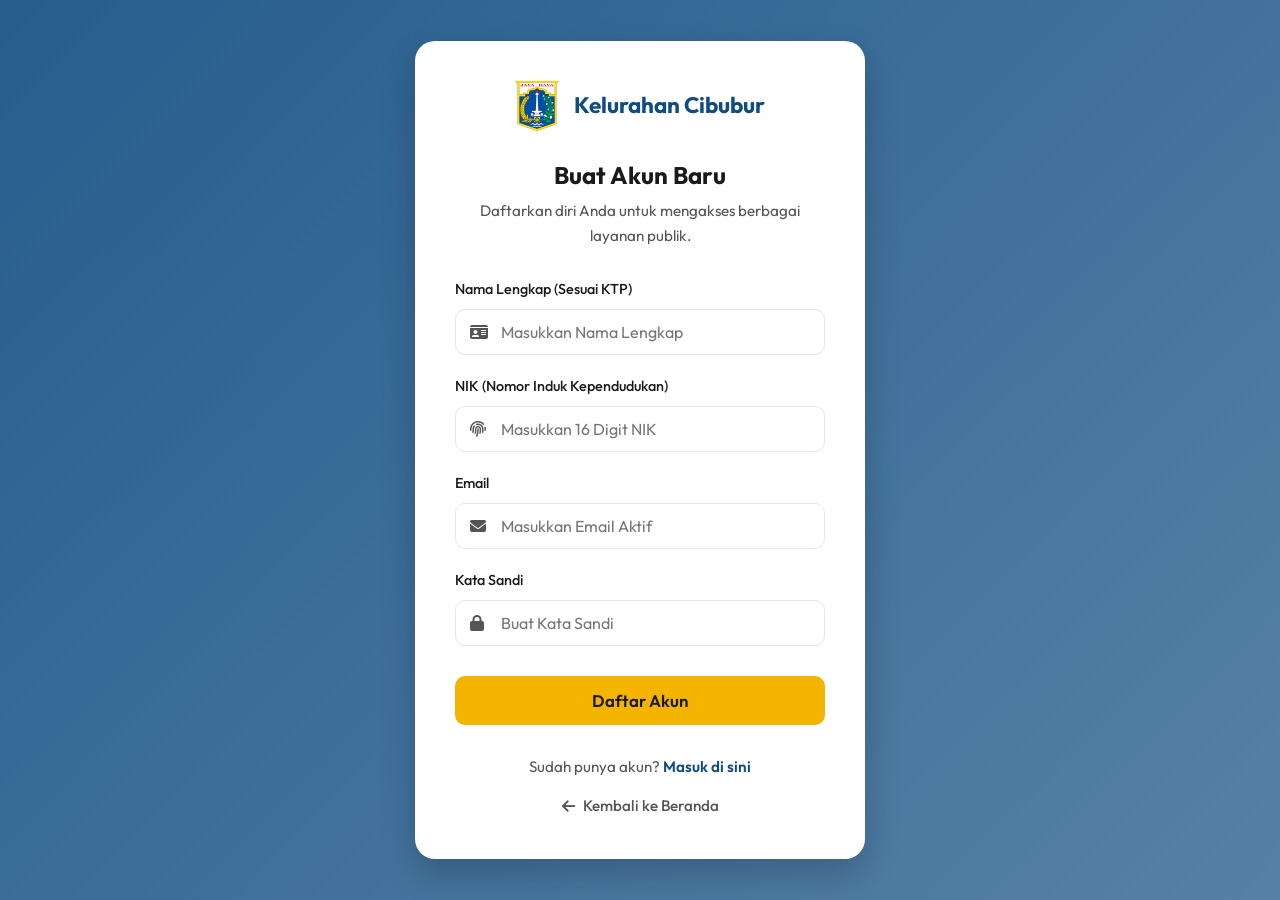
<file: register.html>
<!DOCTYPE html>
<html lang="id">
<head>
    <meta charset="UTF-8">
    <meta name="viewport" content="width=device-width, initial-scale=1.0">
    <title>Daftar - Pelayanan Publik Kelurahan Cibubur</title>
    <link rel="preconnect" href="https://fonts.googleapis.com">
    <link rel="preconnect" href="https://fonts.gstatic.com" crossorigin>
    <link href="https://fonts.googleapis.com/css2?family=Outfit:wght@300;400;500;600;700;800&display=swap" rel="stylesheet">
    <link rel="stylesheet" href="https://cdnjs.cloudflare.com/ajax/libs/font-awesome/6.4.0/css/all.min.css">
    <link rel="stylesheet" href="style.css">
    <link rel="stylesheet" href="auth.css">
    <link rel="icon" type="image/webp" href="image/Pemprov DKI Jakarta.webp">
</head>
<body>
    <div class="auth-container">
        <div class="auth-card">
            <div class="auth-logo">
                <img src="image/Pemprov DKI Jakarta.webp" alt="Logo DKI">
                <h2>Kelurahan Cibubur</h2>
            </div>
            <div class="auth-header">
                <h3>Buat Akun Baru</h3>
                <p>Daftarkan diri Anda untuk mengakses berbagai layanan publik.</p>
            </div>
            <form id="registerForm" class="auth-form">
                <div class="form-group">
                    <label for="name">Nama Lengkap (Sesuai KTP)</label>
                    <div class="input-icon">
                        <i class="fas fa-id-card"></i>
                        <input type="text" id="name" placeholder="Masukkan Nama Lengkap" required>
                    </div>
                </div>
                <div class="form-group">
                    <label for="nik">NIK (Nomor Induk Kependudukan)</label>
                    <div class="input-icon">
                        <i class="fas fa-fingerprint"></i>
                        <input type="text" id="nik" placeholder="Masukkan 16 Digit NIK" required pattern="\d{16}" title="NIK harus 16 digit angka">
                    </div>
                </div>
                <div class="form-group">
                    <label for="email">Email</label>
                    <div class="input-icon">
                        <i class="fas fa-envelope"></i>
                        <input type="email" id="email" placeholder="Masukkan Email Aktif" required>
                    </div>
                </div>
                <div class="form-group">
                    <label for="password">Kata Sandi</label>
                    <div class="input-icon">
                        <i class="fas fa-lock"></i>
                        <input type="password" id="password" placeholder="Buat Kata Sandi" required minlength="6">
                    </div>
                </div>
                <button type="submit" class="btn btn-primary auth-btn">Daftar Akun</button>
            </form>
            <div class="auth-footer">
                <p>Sudah punya akun? <a href="login.html">Masuk di sini</a></p>
                <a href="index.html" class="back-home"><i class="fas fa-arrow-left"></i> Kembali ke Beranda</a>
            </div>
        </div>
    </div>
    <script>
        document.getElementById('registerForm').addEventListener('submit', function(e) {
            e.preventDefault();
            const btn = document.querySelector('.auth-btn');
            btn.innerHTML = '<i class="fas fa-spinner fa-spin"></i> Memproses...';
            btn.disabled = true;
            
            setTimeout(() => {
                alert('Pendaftaran berhasil! Silakan masuk dengan akun baru Anda.');
                window.location.href = 'login.html';
            }, 1500);
        });
    </script>
</body>
</html>
</file>
<file: style.css>
/* --- CSS Variables & Resets --- */
:root {
    --primary-color: #0F4C81;   /* Biru tua */
    --secondary-color: #F4B400; /* Emas */
    --bg-light: #F5F5F5;        /* Abu-abu muda */
    --text-light: #FFFFFF;      /* Putih */
    --text-dark: #1A1A1A;
    --text-muted: #555555;
    --border-color: #E2E8F0;
    --box-shadow: 0 10px 30px rgba(15, 76, 129, 0.08);
    --transition: all 0.3s cubic-bezier(0.25, 0.8, 0.25, 1);
}

* {
    margin: 0;
    padding: 0;
    box-sizing: border-box;
    font-family: 'Outfit', sans-serif;
}

html {
    scroll-behavior: smooth;
}

body {
    background-color: var(--text-light);
    color: var(--text-dark);
    line-height: 1.6;
    overflow-x: hidden;
}

ul {
    list-style: none;
}

a {
    text-decoration: none;
    color: inherit;
}

.container {
    max-width: 1200px;
    margin: 0 auto;
    padding: 0 24px;
}

/* --- Section Titles --- */
.section-header {
    text-align: center;
    margin-bottom: 48px;
}

.section-header.align-left {
    text-align: left;
}

.section-header .subtitle {
    display: block;
    font-size: 0.95rem;
    font-weight: 600;
    color: var(--text-dark);
    text-transform: uppercase;
    letter-spacing: 1px;
    margin-bottom: 8px;
}

.section-header h2 {
    font-size: 2.5rem;
    color: var(--primary-color);
    margin-bottom: 12px;
    position: relative;
    display: inline-block;
}

.section-header h2::after {
    content: '';
    position: absolute;
    bottom: -8px;
    left: 50%;
    transform: translateX(-50%);
    width: 60px;
    height: 4px;
    background-color: var(--secondary-color);
    border-radius: 2px;
}

.section-header.align-left h2::after {
    left: 0;
    transform: none;
}

.section-header p {
    color: var(--text-muted);
    font-size: 1.1rem;
}

/* --- Buttons --- */
.btn {
    display: inline-flex;
    align-items: center;
    justify-content: center;
    gap: 10px;
    padding: 14px 28px;
    border-radius: 50px;
    font-weight: 600;
    font-size: 1.05rem;
    transition: var(--transition);
    cursor: pointer;
    border: none;
}

.btn-primary {
    background-color: var(--secondary-color);
    color: var(--text-dark);
}

.btn-primary:hover {
    background-color: #f7c32a;
    transform: translateY(-3px);
    box-shadow: 0 8px 20px rgba(244, 180, 0, 0.4);
}

.btn-secondary {
    background-color: rgba(255, 255, 255, 0.1);
    color: var(--text-light);
    border: 1px solid rgba(255, 255, 255, 0.3);
    backdrop-filter: blur(5px);
}

.btn-secondary:hover {
    background-color: var(--text-light);
    color: var(--primary-color);
    transform: translateY(-3px);
}


/* --- Header --- */
.header {
    position: fixed;
    top: 0;
    left: 0;
    width: 100%;
    z-index: 1000;
    background-color: rgba(255, 255, 255, 0.95);
    backdrop-filter: blur(10px);
    box-shadow: 0 2px 15px rgba(0,0,0,0.05);
    transition: var(--transition);
    padding: 15px 0;
}

.header.scrolled {
    padding: 10px 0;
}

.header-container {
    display: flex;
    justify-content: space-between;
    align-items: center;
}

.logo-container {
    display: flex;
    align-items: center;
    gap: 12px;
}

.logo {
    height: 50px;
    width: auto;
}

.logo-text h1 {
    font-size: 1.2rem;
    font-weight: 700;
    color: var(--primary-color);
    line-height: 1.2;
}

.logo-text p {
    font-size: 0.85rem;
    color: var(--text-muted);
    font-weight: 500;
}

.nav-menu ul {
    display: flex;
    align-items: center;
    gap: 24px;
}

.nav-menu a {
    font-weight: 500;
    color: var(--text-dark);
    font-size: 1rem;
    position: relative;
    padding: 5px 0;
    transition: var(--transition);
}

.nav-menu a:hover, .nav-menu a.active {
    color: var(--primary-color);
}

.nav-menu a::after {
    content: '';
    position: absolute;
    bottom: 0;
    left: 0;
    width: 0;
    height: 2px;
    background-color: var(--secondary-color);
    transition: var(--transition);
}

.nav-menu a:hover::after, .nav-menu a.active::after {
    width: 100%;
}

.mobile-menu-btn {
    display: none;
    background: none;
    border: none;
    font-size: 1.5rem;
    color: var(--primary-color);
    cursor: pointer;
}

/* --- User Profile Nav --- */
.user-profile-nav {
    position: relative;
}

.btn-login-nav {
    background-color: var(--primary-color);
    color: var(--text-light) !important;
    padding: 8px 20px !important;
    border-radius: 50px;
    display: flex;
    align-items: center;
    gap: 8px;
}

.btn-login-nav:hover {
    background-color: var(--secondary-color);
    color: var(--text-dark) !important;
}

.btn-login-nav::after {
    display: none !important; /* Hide underline for this specific button */
}

.profile-dropdown {
    position: absolute;
    top: 100%;
    right: 0;
    margin-top: 10px;
    background: var(--text-light);
    border-radius: 10px;
    box-shadow: 0 10px 25px rgba(0,0,0,0.1);
    width: 200px;
    opacity: 0;
    visibility: hidden;
    transform: translateY(10px);
    transition: var(--transition);
}

.user-profile-nav:hover .profile-dropdown {
    opacity: 1;
    visibility: visible;
    transform: translateY(0);
}

.profile-dropdown a {
    display: block;
    padding: 12px 20px !important;
    color: var(--text-dark) !important;
    border-bottom: 1px solid var(--border-color);
}

.profile-dropdown a:last-child {
    border-bottom: none;
    color: #e74c3c !important;
}

.profile-dropdown a:hover {
    background-color: var(--bg-light);
    color: var(--primary-color) !important;
}

.profile-dropdown a::after {
    display: none !important;
}

/* --- Hero Section --- */
.hero {
    position: relative;
    height: 100vh;
    min-height: 600px;
    display: flex;
    align-items: center;
    background: linear-gradient(135deg, rgba(15,76,129,0.9) 0%, rgba(15,76,129,0.7) 100%), url('https://images.unsplash.com/photo-1544253342-990a48b598d1?ixlib=rb-4.0.3&auto=format&fit=crop&w=2070&q=80') center/cover;
    background-attachment: fixed;
    color: var(--text-light);
    padding-top: 80px;
}

.hero-overlay {
    position: absolute;
    top: 0;
    left: 0;
    right: 0;
    bottom: 0;
    background: radial-gradient(circle at center, transparent 0%, rgba(0,0,0,0.4) 100%);
}

.hero-content {
    position: relative;
    z-index: 10;
    max-width: 800px;
    text-align: left;
    animation: fadeInUp 1s ease;
}

.hero-subtitle {
    font-size: 1.5rem;
    font-weight: 300;
    margin-bottom: 10px;
    color: var(--bg-light);
}

.hero-title {
    font-size: 4.5rem;
    font-weight: 800;
    line-height: 1.1;
    margin-bottom: 20px;
    color: var(--text-light);
    text-shadow: 2px 2px 4px rgba(0,0,0,0.3);
}

.hero-tagline {
    font-size: 1.5rem;
    font-weight: 400;
    margin-bottom: 40px;
    color: var(--secondary-color);
    font-style: italic;
}

.hero-buttons {
    display: flex;
    gap: 16px;
    flex-wrap: wrap;
}

@keyframes fadeInUp {
    from {
        opacity: 0;
        transform: translateY(30px);
    }
    to {
        opacity: 1;
        transform: translateY(0);
    }
}

/* --- Services Section --- */
.services {
    padding: 100px 0;
    background-color: var(--bg-light);
}

.services-grid {
    display: grid;
    grid-template-columns: repeat(auto-fit, minmax(300px, 1fr));
    gap: 30px;
}

.service-card {
    background: var(--text-light);
    padding: 40px 30px;
    border-radius: 16px;
    text-align: center;
    box-shadow: var(--box-shadow);
    transition: var(--transition);
    position: relative;
    overflow: hidden;
    z-index: 1;
}

.service-card::before {
    content: '';
    position: absolute;
    top: 0;
    left: 0;
    width: 100%;
    height: 0;
    background-color: var(--primary-color);
    transition: var(--transition);
    z-index: -1;
    border-radius: 16px;
}

.service-card:hover {
    transform: translateY(-10px);
}

.service-card:hover::before {
    height: 100%;
}

.service-icon {
    width: 80px;
    height: 80px;
    background-color: rgba(244, 180, 0, 0.1);
    color: var(--secondary-color);
    border-radius: 50%;
    display: flex;
    align-items: center;
    justify-content: center;
    font-size: 2.2rem;
    margin: 0 auto 24px;
    transition: var(--transition);
}

.service-card:hover .service-icon {
    background-color: var(--secondary-color);
    color: var(--primary-color);
}

.service-card h3 {
    font-size: 1.4rem;
    color: var(--primary-color);
    margin-bottom: 15px;
    transition: var(--transition);
}

.service-card p {
    color: var(--text-muted);
    font-size: 1rem;
    transition: var(--transition);
}

.service-card:hover h3, .service-card:hover p {
    color: var(--text-light);
}

/* --- Info & Stats Section --- */
.info-stats {
    padding: 100px 0;
    background-color: var(--text-light);
}

.info-stats-grid {
    display: grid;
    grid-template-columns: 1fr 1fr;
    gap: 60px;
}

.info-list {
    display: flex;
    flex-direction: column;
    gap: 20px;
}

.info-item {
    display: flex;
    align-items: center;
    gap: 20px;
    padding: 20px;
    background-color: var(--bg-light);
    border-radius: 12px;
    transition: var(--transition);
    border-left: 4px solid transparent;
}

.info-item:hover {
    border-left-color: var(--secondary-color);
    box-shadow: var(--box-shadow);
    transform: translateX(5px);
}

.info-icon {
    width: 60px;
    height: 60px;
    background-color: var(--primary-color);
    color: var(--text-light);
    border-radius: 50%;
    display: flex;
    align-items: center;
    justify-content: center;
    font-size: 1.5rem;
}

.info-content h4 {
    color: var(--primary-color);
    font-size: 1.2rem;
    margin-bottom: 5px;
}

.info-content p {
    color: var(--text-muted);
    font-size: 0.95rem;
}

/* Stats Grid */
.stats-grid {
    display: grid;
    grid-template-columns: repeat(2, 1fr);
    gap: 24px;
}

.stat-card {
    background-color: var(--primary-color);
    color: var(--text-light);
    padding: 30px 20px;
    border-radius: 16px;
    text-align: center;
    box-shadow: var(--box-shadow);
    transition: var(--transition);
}

.stat-card:hover {
    transform: translateY(-5px);
}

.stat-card.highlight-stat {
    background-color: var(--secondary-color);
    color: var(--text-dark);
}

.stat-number {
    font-size: 2.8rem;
    font-weight: 700;
    margin-bottom: 8px;
}

.highlight-stat .stat-number::after {
    content: '%';
    font-size: 2rem;
}

.stat-label {
    font-size: 1rem;
    font-weight: 500;
    opacity: 0.9;
}


/* Media Sosial Section */
.sosmed-section {
    padding: 80px 0;
    background-color: var(--bg-light);
}

.sosmed-grid {
    display: grid;
    grid-template-columns: repeat(auto-fit, minmax(250px, 1fr));
    gap: 25px;
    margin-top: 40px;
}

.sosmed-card {
    display: flex;
    align-items: center;
    background-color: white;
    border-radius: 15px;
    padding: 25px;
    text-decoration: none;
    box-shadow: 0 5px 20px rgba(0,0,0,0.05);
    border: 1px solid var(--border-color);
    transition: var(--transition);
    position: relative;
    overflow: hidden;
}

.sosmed-card::before {
    content: '';
    position: absolute;
    top: 0;
    left: 0;
    width: 4px;
    height: 100%;
    transition: var(--transition);
}

.sosmed-card.instagram::before { background: linear-gradient(45deg, #f09433 0%, #e6683c 25%, #dc2743 50%, #cc2366 75%, #bc1888 100%); }
.sosmed-card.tiktok::before { background: #000000; }
.sosmed-card.x-twitter::before { background: #1DA1F2; }
.sosmed-card.threads::before { background: #000000; }

.sosmed-card:hover {
    transform: translateY(-5px);
    box-shadow: 0 10px 25px rgba(0,0,0,0.1);
}

.sosmed-card:hover.instagram { border-color: #dc2743; }
.sosmed-card:hover.tiktok { border-color: #000000; }
.sosmed-card:hover.x-twitter { border-color: #1DA1F2; }
.sosmed-card:hover.threads { border-color: #000000; }

.sosmed-icon {
    font-size: 2.2rem;
    margin-right: 20px;
    color: var(--text-dark);
    transition: var(--transition);
}

.sosmed-card.instagram .sosmed-icon {
    background: -webkit-linear-gradient(45deg, #f09433 0%, #e6683c 25%, #dc2743 50%, #cc2366 75%, #bc1888 100%);
    -webkit-background-clip: text;
    -webkit-text-fill-color: transparent;
}
.sosmed-card.tiktok .sosmed-icon { color: #000000; text-shadow: 2px 2px 0px #00f2fe, -2px -2px 0px #fe0979; }
.sosmed-card.x-twitter .sosmed-icon { color: #1DA1F2; }
.sosmed-card.threads .sosmed-icon { color: #000000; }

.sosmed-info h3 {
    font-size: 1.2rem;
    color: var(--text-dark);
    margin-bottom: 5px;
}

.sosmed-info p {
    font-size: 0.95rem;
    color: var(--text-muted);
}

.sosmed-arrow {
    margin-left: auto;
    font-size: 1.2rem;
    color: var(--text-muted);
    opacity: 0;
    transform: translateX(-15px);
    transition: var(--transition);
}

.sosmed-card:hover .sosmed-arrow {
    opacity: 1;
    transform: translateX(0);
    color: var(--primary-color);
}


/* --- Footer --- */
.footer {
    background-color: #0A3254; /* Darker variant of primary */
    color: rgba(255, 255, 255, 0.8);
    padding: 80px 0 20px;
    position: relative;
    overflow: hidden;
}

.footer::before {
    content: '';
    position: absolute;
    top: 0;
    left: 0;
    width: 100%;
    height: 5px;
    background: linear-gradient(90deg, var(--primary-color), var(--secondary-color));
}

.footer-grid {
    display: flex;
    justify-content: center;
    text-align: center;
    margin-bottom: 30px;
}

.footer-about p {
    margin-top: 20px;
    line-height: 1.8;
}

.footer-logo {
    display: flex;
    align-items: center;
    justify-content: center;
    gap: 15px;
}

.footer-logo img {
    height: 60px;
    background-color: white;
    border-radius: 8px;
    padding: 5px;
}

.footer-logo h3 {
    color: var(--text-light);
    font-size: 1.5rem;
}

.footer-contact h3, .footer-maps h3 {
    color: var(--text-light);
    margin-bottom: 24px;
    font-size: 1.3rem;
    position: relative;
    padding-bottom: 10px;
}

.footer-contact h3::after, .footer-maps h3::after {
    content: '';
    position: absolute;
    bottom: 0;
    left: 0;
    width: 40px;
    height: 3px;
    background-color: var(--secondary-color);
}

.contact-list li {
    display: flex;
    gap: 15px;
    margin-bottom: 16px;
    align-items: flex-start;
}

.contact-list i {
    color: var(--secondary-color);
    margin-top: 5px;
}

.footer-bottom {
    text-align: center;
    padding-top: 24px;
    border-top: 1px solid rgba(255, 255, 255, 0.1);
    font-size: 0.9rem;
}

/* --- Responsive Design --- */
@media (max-width: 992px) {
    .info-stats-grid {
        grid-template-columns: 1fr;
    }
    
    .footer-grid {
        grid-template-columns: 1fr 1fr;
    }
}

@media (max-width: 768px) {
    .hero-title {
        font-size: 3rem;
    }
    
    .hero-tagline {
        font-size: 1.2rem;
    }
    
    .footer-grid {
        grid-template-columns: 1fr;
    }
    
    .mobile-menu-btn {
        display: block;
    }
    
    .nav-menu {
        position: absolute;
        top: 100%;
        left: 0;
        width: 100%;
        background-color: var(--text-light);
        padding: 20px 0;
        box-shadow: 0 10px 15px rgba(0,0,0,0.1);
        clip-path: polygon(0 0, 100% 0, 100% 0, 0 0);
        transition: var(--transition);
    }
    
    .nav-menu.active {
        clip-path: polygon(0 0, 100% 0, 100% 100%, 0 100%);
    }
    
    .nav-menu ul {
        flex-direction: column;
        align-items: center;
        gap: 20px;
    }
    
    .nav-login-item {
        width: 100%;
        text-align: center;
        padding: 0 20px;
        box-sizing: border-box;
    }
    
    .btn-login-nav {
        display: block;
        width: 100%;
        text-align: center;
    }
}

@media (max-width: 480px) {
    .stats-grid {
        grid-template-columns: 1fr;
    }
}
</file>
<file: berita.css>
/* Berita Page Header */
.page-header {
    background: linear-gradient(135deg, var(--primary-color) 0%, #0A3254 100%);
    padding: 130px 0 60px;
    text-align: center;
    color: var(--text-light);
}

.page-header h2 {
    font-size: 2.5rem;
    margin-bottom: 10px;
}

.page-header p {
    color: var(--secondary-color);
    font-size: 1.1rem;
}

.berita-section {
    padding: 60px 0;
    background-color: var(--bg-light);
    min-height: 70vh;
}

.berita-header {
    display: flex;
    justify-content: space-between;
    align-items: center;
    margin-bottom: 40px;
    flex-wrap: wrap;
    gap: 20px;
}

.berita-filter {
    display: flex;
    gap: 10px;
    flex-wrap: wrap;
}

.filter-btn {
    padding: 8px 16px;
    background: var(--text-light);
    border: 1px solid var(--border-color);
    border-radius: 50px;
    cursor: pointer;
    font-weight: 500;
    color: var(--text-muted);
    transition: var(--transition);
}

.filter-btn:hover, .filter-btn.active {
    background: var(--primary-color);
    color: var(--text-light);
    border-color: var(--primary-color);
}

/* Blog Grid */
.blog-grid {
    display: grid;
    grid-template-columns: repeat(auto-fill, minmax(320px, 1fr));
    gap: 30px;
}

.blog-card {
    background: var(--text-light);
    border-radius: 12px;
    overflow: hidden;
    box-shadow: var(--box-shadow);
    transition: var(--transition);
    display: flex;
    flex-direction: column;
}

.blog-card:hover {
    transform: translateY(-5px);
    box-shadow: 0 15px 35px rgba(0,0,0,0.1);
}

.blog-badge {
    background: var(--secondary-color);
    color: var(--text-dark);
    padding: 5px 12px;
    border-radius: 50px;
    font-size: 0.85rem;
    font-weight: 600;
    display: inline-block;
}

.blog-content {
    padding: 25px;
    display: flex;
    flex-direction: column;
    flex: 1;
}

.blog-date {
    color: var(--text-muted);
    font-size: 0.9rem;
    margin-bottom: 10px;
}

.blog-date i {
    color: var(--primary-color);
    margin-right: 5px;
}

.blog-content h3 {
    color: var(--primary-color);
    font-size: 1.3rem;
    margin-bottom: 15px;
    line-height: 1.4;
}

.blog-content p {
    color: var(--text-muted);
    font-size: 0.95rem;
    margin-bottom: 20px;
    flex: 1;
}

/* Modal */
.modal-overlay {
    position: fixed;
    top: 0;
    left: 0;
    width: 100%;
    height: 100%;
    background: rgba(0,0,0,0.6);
    backdrop-filter: blur(5px);
    display: none;
    align-items: center;
    justify-content: center;
    z-index: 2000;
}

.modal-content {
    background: var(--text-light);
    width: 100%;
    max-width: 500px;
    border-radius: 16px;
    padding: 30px;
    position: relative;
    animation: fadeIn 0.3s ease;
}

.close-modal {
    position: absolute;
    top: 20px;
    right: 20px;
    font-size: 1.5rem;
    color: var(--text-muted);
    cursor: pointer;
}

.close-modal:hover {
    color: var(--primary-color);
}

.modal-content h3 {
    color: var(--primary-color);
    margin-bottom: 25px;
    font-size: 1.5rem;
}

.form-control {
    width: 100%;
    padding: 12px 15px;
    border: 1px solid var(--border-color);
    border-radius: 8px;
    font-family: inherit;
    font-size: 1rem;
    margin-top: 5px;
    box-sizing: border-box;
}

.form-control:focus {
    outline: none;
    border-color: var(--primary-color);
}

/* Home Horizontal News */
.home-news-wrapper {
    display: flex;
    flex-direction: column;
    gap: 20px;
}

.news-card-horizontal {
    display: flex;
    background: var(--text-light);
    border-radius: 12px;
    overflow: hidden;
    box-shadow: 0 4px 15px rgba(0,0,0,0.05);
    transition: var(--transition);
    border: 1px solid var(--border-color);
}

.news-card-horizontal:hover {
    box-shadow: var(--box-shadow);
    transform: translateX(5px);
    border-color: var(--secondary-color);
}



.news-content-horz {
    padding: 20px;
    flex: 1;
}

.news-meta {
    display: flex;
    align-items: center;
    gap: 15px;
    margin-bottom: 10px;
}

.news-badge {
    background: var(--secondary-color);
    color: var(--text-dark);
    padding: 3px 10px;
    border-radius: 50px;
    font-size: 0.8rem;
    font-weight: 600;
}

.news-date {
    color: var(--text-muted);
    font-size: 0.85rem;
}

.news-content-horz h4 {
    color: var(--primary-color);
    font-size: 1.2rem;
    margin-bottom: 8px;
}

.news-content-horz p {
    color: var(--text-muted);
    font-size: 0.95rem;
    margin-bottom: 12px;
    display: -webkit-box;
    -webkit-line-clamp: 2;
    -webkit-box-orient: vertical;
    overflow: hidden;
}

.read-more {
    color: var(--primary-color);
    font-weight: 600;
    font-size: 0.9rem;
    display: flex;
    align-items: center;
    gap: 5px;
}

.read-more:hover {
    color: var(--secondary-color);
}
</file>
<file: auth.css>
.auth-container {
    min-height: 100vh;
    display: flex;
    align-items: center;
    justify-content: center;
    background: linear-gradient(135deg, rgba(15,76,129,0.9) 0%, rgba(15,76,129,0.7) 100%), url('https://images.unsplash.com/photo-1544253342-990a48b598d1?ixlib=rb-4.0.3&auto=format&fit=crop&w=2070&q=80') center/cover;
    background-attachment: fixed;
    padding: 20px;
}

.auth-card {
    background: var(--text-light);
    width: 100%;
    max-width: 450px;
    border-radius: 20px;
    padding: 40px;
    box-shadow: 0 15px 35px rgba(0,0,0,0.2);
    animation: fadeInUp 0.6s ease;
}

.auth-logo {
    display: flex;
    align-items: center;
    justify-content: center;
    gap: 15px;
    margin-bottom: 25px;
}

.auth-logo img {
    height: 50px;
}

.auth-logo h2 {
    color: var(--primary-color);
    font-size: 1.4rem;
}

.auth-header {
    text-align: center;
    margin-bottom: 30px;
}

.auth-header h3 {
    font-size: 1.5rem;
    color: var(--text-dark);
    margin-bottom: 5px;
}

.auth-header p {
    color: var(--text-muted);
    font-size: 0.95rem;
}

.auth-form {
    display: flex;
    flex-direction: column;
    gap: 20px;
}

.form-group {
    display: flex;
    flex-direction: column;
    gap: 8px;
}

.form-group label {
    font-size: 0.9rem;
    font-weight: 500;
    color: var(--text-dark);
}

.input-icon {
    position: relative;
}

.input-icon i {
    position: absolute;
    left: 15px;
    top: 50%;
    transform: translateY(-50%);
    color: var(--text-muted);
}

.input-icon input {
    width: 100%;
    padding: 12px 15px 12px 45px;
    border: 1px solid var(--border-color);
    border-radius: 10px;
    font-size: 1rem;
    font-family: 'Outfit', sans-serif;
    transition: var(--transition);
    outline: none;
    box-sizing: border-box;
}

.input-icon input:focus {
    border-color: var(--primary-color);
    box-shadow: 0 0 0 3px rgba(15, 76, 129, 0.1);
}

.form-options {
    display: flex;
    justify-content: space-between;
    align-items: center;
    font-size: 0.9rem;
}

.remember-me {
    display: flex;
    align-items: center;
    gap: 5px;
    cursor: pointer;
    color: var(--text-muted);
}

.forgot-password {
    color: var(--primary-color);
    font-weight: 500;
}

.forgot-password:hover {
    text-decoration: underline;
}

.auth-btn {
    width: 100%;
    padding: 14px;
    margin-top: 10px;
    border-radius: 10px;
}

.auth-footer {
    margin-top: 30px;
    text-align: center;
    font-size: 0.95rem;
}

.auth-footer p {
    color: var(--text-muted);
    margin-bottom: 15px;
}

.auth-footer a {
    color: var(--primary-color);
    font-weight: 600;
}

.auth-footer a:hover {
    text-decoration: underline;
}

.back-home {
    display: inline-flex;
    align-items: center;
    gap: 8px;
    color: var(--text-muted) !important;
    font-weight: 500 !important;
}

.back-home:hover {
    color: var(--primary-color) !important;
}

@media (max-width: 480px) {
    .auth-card {
        padding: 30px 20px;
    }
}
</file>
<file: profil.css>
/* Page Header */
.page-header {
    background: linear-gradient(135deg, var(--primary-color) 0%, #0A3254 100%);
    padding: 130px 0 60px;
    text-align: center;
    color: var(--text-light);
}

.page-header h2 {
    font-size: 2.5rem;
    margin-bottom: 10px;
}

.page-header p {
    color: var(--secondary-color);
    font-size: 1.1rem;
}

/* Profile Layout */
.profile-section {
    padding: 60px 0;
    background-color: var(--bg-light);
    min-height: 70vh;
}

.profile-container {
    display: flex;
    gap: 40px;
    align-items: flex-start;
}

.profile-sidebar {
    flex: 0 0 280px;
    position: sticky;
    top: 100px;
}

.profile-nav {
    background: var(--text-light);
    border-radius: 12px;
    overflow: hidden;
    box-shadow: var(--box-shadow);
}

.profile-nav li {
    padding: 18px 24px;
    cursor: pointer;
    font-weight: 500;
    color: var(--text-muted);
    border-bottom: 1px solid var(--border-color);
    transition: var(--transition);
    display: flex;
    align-items: center;
    gap: 12px;
}

.profile-nav li:last-child {
    border-bottom: none;
}

.profile-nav li:hover {
    background: rgba(15, 76, 129, 0.05);
    color: var(--primary-color);
    padding-left: 30px;
}

.profile-nav li.active {
    background: var(--primary-color);
    color: var(--text-light);
    border-left: 4px solid var(--secondary-color);
}

/* Content Area */
.profile-content {
    flex: 1;
    background: var(--text-light);
    border-radius: 16px;
    padding: 40px;
    box-shadow: var(--box-shadow);
}

.profile-pane {
    display: none;
    animation: fadeIn 0.5s ease;
}

.profile-pane.active {
    display: block;
}

.profile-pane h3 {
    color: var(--primary-color);
    font-size: 1.8rem;
    margin-bottom: 30px;
    padding-bottom: 15px;
    border-bottom: 2px solid var(--border-color);
}

@keyframes fadeIn {
    from { opacity: 0; transform: translateY(15px); }
    to { opacity: 1; transform: translateY(0); }
}

/* Lurah Profile */
.lurah-card {
    display: flex;
    gap: 40px;
    align-items: flex-start;
}

.lurah-card img {
    width: 280px;
    height: 350px;
    object-fit: cover;
    border-radius: 12px;
    box-shadow: 0 8px 25px rgba(0,0,0,0.15);
    border: 5px solid var(--bg-light);
}

.lurah-info h4 {
    font-size: 2rem;
    color: var(--text-dark);
}

.lurah-info .jabatan {
    color: var(--secondary-color);
    font-weight: 600;
    font-size: 1.2rem;
    margin-bottom: 25px;
}

.lurah-details {
    display: flex;
    flex-direction: column;
    gap: 12px;
    margin-bottom: 25px;
    background: var(--bg-light);
    padding: 25px;
    border-radius: 12px;
}

.lurah-details li {
    font-size: 1.05rem;
    color: var(--text-dark);
}

.lurah-details strong {
    color: var(--primary-color);
    display: inline-block;
    width: 130px;
}

.lurah-bio {
    color: var(--text-muted);
    line-height: 1.8;
    font-size: 1.05rem;
}

/* Struktur Dummy */
.struktur-dummy {
    display: flex;
    flex-direction: column;
    align-items: center;
    gap: 30px;
    padding: 30px 0;
}

.org-box {
    background: var(--primary-color);
    color: var(--text-light);
    padding: 15px 30px;
    border-radius: 8px;
    font-weight: 600;
    text-align: center;
    min-width: 250px;
    box-shadow: 0 4px 15px rgba(15, 76, 129, 0.2);
    position: relative;
}

.org-box.lurah {
    background: var(--secondary-color);
    color: var(--text-dark);
    font-size: 1.3rem;
    padding: 20px 40px;
}

.org-lines {
    position: relative;
    padding-top: 30px;
}

.org-lines::before {
    content: '';
    position: absolute;
    top: 0;
    left: 50%;
    transform: translateX(-50%);
    width: 2px;
    height: 30px;
    background: var(--primary-color);
}

.org-box.sekkel {
    background: #0A3254;
}

.org-branches {
    display: flex;
    gap: 30px;
    margin-top: 30px;
    position: relative;
    padding-top: 30px;
}

.org-branches::before {
    content: '';
    position: absolute;
    top: 0;
    left: 125px; /* Adjust based on box width */
    right: 125px;
    height: 2px;
    background: var(--primary-color);
}

.org-branches .org-box::before {
    content: '';
    position: absolute;
    top: -30px;
    left: 50%;
    transform: translateX(-50%);
    width: 2px;
    height: 30px;
    background: var(--primary-color);
}

/* Tupoksi */
.tupoksi-content {
    display: flex;
    flex-direction: column;
    gap: 25px;
}

.tupoksi-card {
    background: var(--bg-light);
    padding: 35px;
    border-radius: 12px;
    border-left: 5px solid var(--primary-color);
    transition: var(--transition);
}

.tupoksi-card:hover {
    box-shadow: var(--box-shadow);
    transform: translateX(5px);
}

.tupoksi-card h4 {
    color: var(--primary-color);
    margin-bottom: 20px;
    font-size: 1.4rem;
    display: flex;
    align-items: center;
    gap: 12px;
}

.tupoksi-card p {
    color: var(--text-dark);
    line-height: 1.8;
    font-size: 1.05rem;
}

.tugas-list {
    list-style-type: none;
    color: var(--text-dark);
}

.tugas-list li {
    margin-bottom: 12px;
    line-height: 1.6;
    padding-left: 25px;
    position: relative;
    font-size: 1.05rem;
}

.tugas-list li::before {
    content: '•';
    color: var(--secondary-color);
    font-size: 1.5rem;
    position: absolute;
    left: 0;
    top: -5px;
}

.sub-list {
    list-style-type: none;
    margin-top: 8px;
    margin-bottom: 15px;
}

.sub-list li {
    padding-left: 20px;
    margin-bottom: 8px;
    font-size: 1rem;
}

.sub-list li::before {
    content: '-';
    color: var(--primary-color);
    font-size: 1.2rem;
    position: absolute;
    left: 5px;
    top: 0;
}

/* Geografi */
.geografi-card {
    display: flex;
    flex-direction: column;
    gap: 30px;
}

.geografi-img {
    width: 100%;
    height: auto;
    max-height: 600px;
    object-fit: contain;
    border-radius: 12px;
    box-shadow: var(--box-shadow);
    background-color: var(--bg-light);
}

.geografi-data {
    display: grid;
    grid-template-columns: 1fr 1fr;
    gap: 25px;
}

.geo-item {
    background: var(--bg-light);
    padding: 25px;
    border-radius: 12px;
    display: flex;
    align-items: flex-start;
    gap: 20px;
}

.geo-icon {
    font-size: 2.5rem;
    color: var(--secondary-color);
    background: var(--text-light);
    width: 60px;
    height: 60px;
    display: flex;
    align-items: center;
    justify-content: center;
    border-radius: 50%;
    box-shadow: 0 4px 10px rgba(0,0,0,0.05);
}

.geo-item h5 {
    font-size: 1.2rem;
    color: var(--primary-color);
    margin-bottom: 10px;
}

.geo-batas ul {
    margin-top: 15px;
}

.geo-batas li {
    padding: 10px 0;
    border-bottom: 1px solid var(--border-color);
    color: var(--text-dark);
    display: flex;
    justify-content: space-between;
}

.geo-batas li:last-child {
    border-bottom: none;
}

.geo-batas li strong {
    color: var(--primary-color);
}

/* Prestasi */
.prestasi-grid {
    display: grid;
    grid-template-columns: 1fr;
    gap: 20px;
}

.prestasi-card {
    display: flex;
    align-items: center;
    gap: 25px;
    background: var(--bg-light);
    padding: 30px;
    border-radius: 12px;
    transition: var(--transition);
    border: 1px solid transparent;
}

.prestasi-card:hover {
    border-color: var(--secondary-color);
    transform: translateX(10px);
    box-shadow: var(--box-shadow);
    background: var(--text-light);
}

.prestasi-icon {
    width: 70px;
    height: 70px;
    background: rgba(15, 76, 129, 0.1);
    color: var(--primary-color);
    border-radius: 50%;
    display: flex;
    align-items: center;
    justify-content: center;
    font-size: 2rem;
    transition: var(--transition);
}

.prestasi-card:hover .prestasi-icon {
    background: var(--primary-color);
    color: var(--secondary-color);
}

.prestasi-info h4 {
    color: var(--primary-color);
    font-size: 1.3rem;
    margin-bottom: 8px;
}

.prestasi-info p {
    color: var(--text-muted);
    font-size: 1.05rem;
}

/* Responsive */
@media (max-width: 992px) {
    .profile-container {
        flex-direction: column;
    }
    
    .profile-sidebar {
        flex: none;
        width: 100%;
        position: static;
    }
    
    .profile-nav {
        display: flex;
        overflow-x: auto;
    }
    
    .profile-nav li {
        white-space: nowrap;
        border-bottom: none;
        border-right: 1px solid var(--border-color);
    }
    
    .profile-nav li.active {
        border-left: none;
        border-bottom: 4px solid var(--secondary-color);
    }
    
    .org-branches {
        flex-direction: column;
        align-items: center;
    }
    
    .org-branches::before {
        display: none;
    }
}

@media (max-width: 768px) {
    .lurah-card {
        flex-direction: column;
        align-items: center;
        text-align: center;
    }
    
    .lurah-details {
        width: 100%;
        text-align: left;
    }
    
    .geografi-data {
        grid-template-columns: 1fr;
    }
}
</file>
